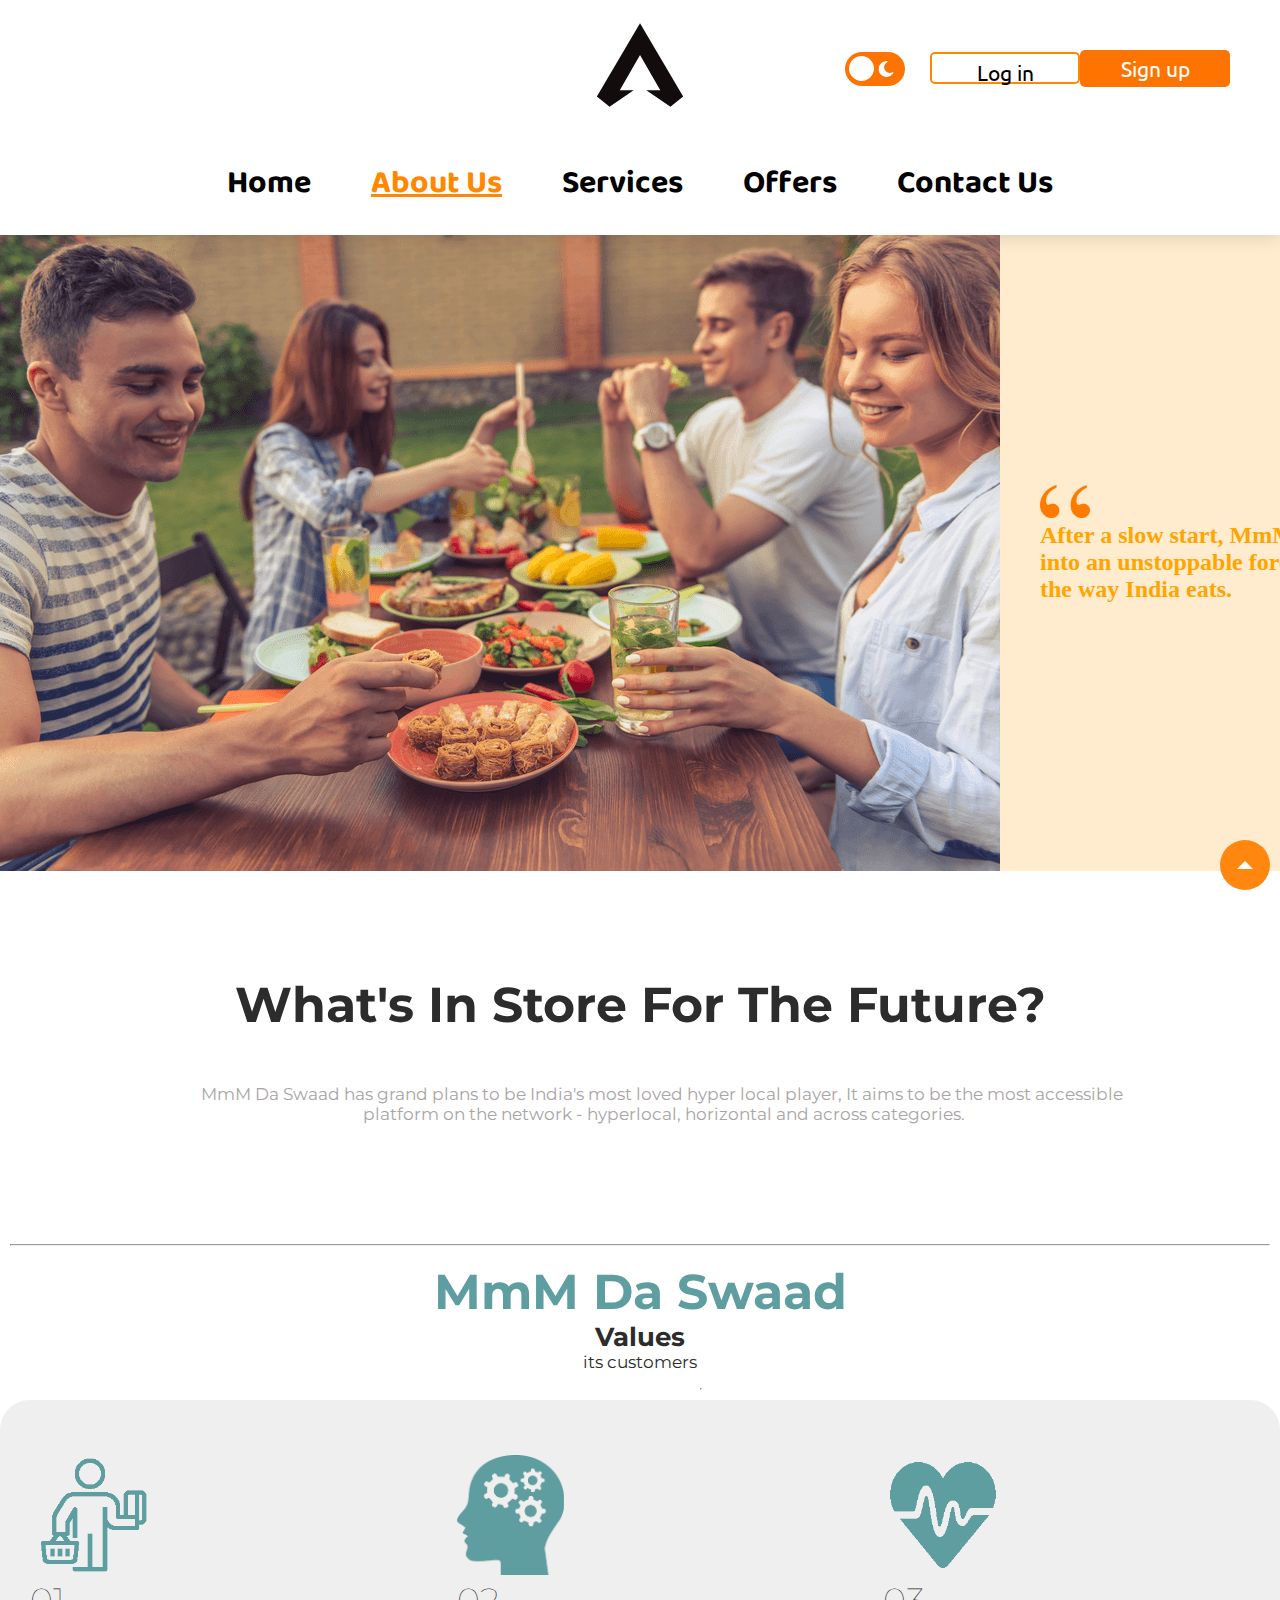
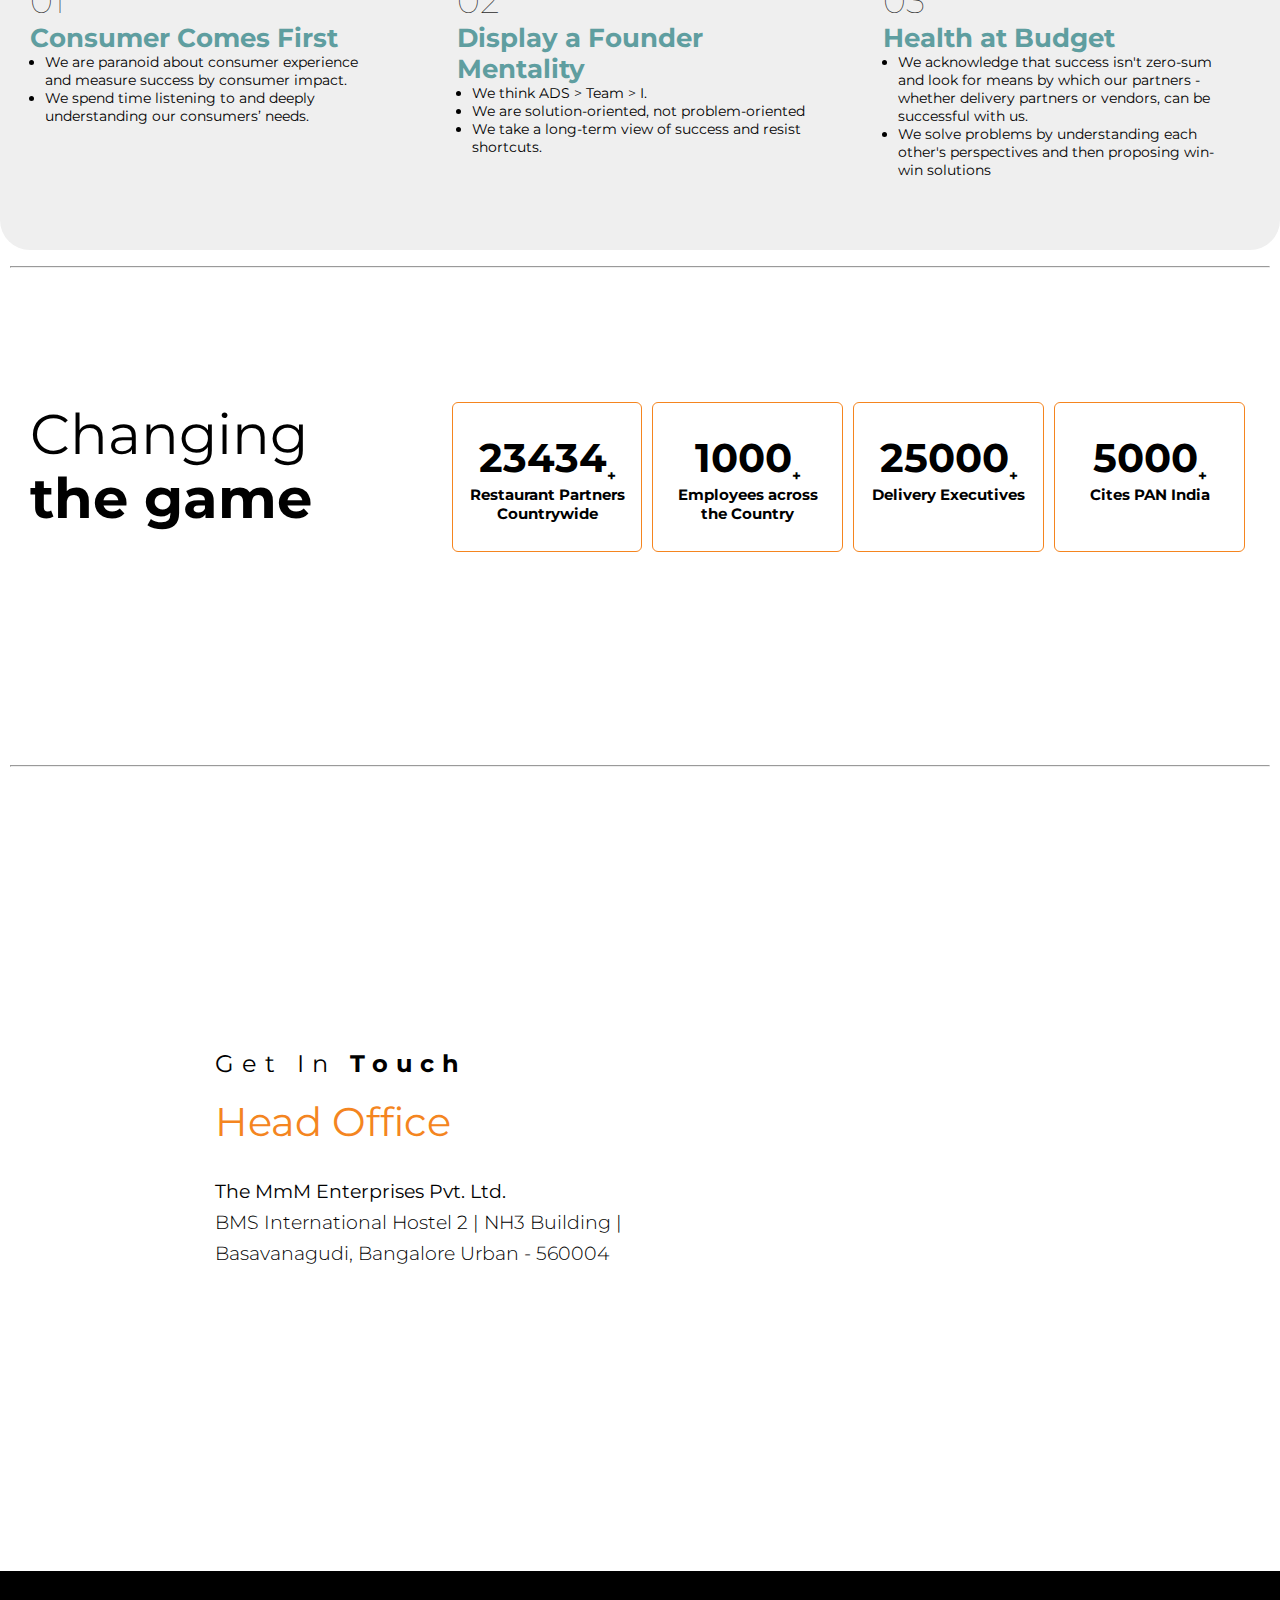
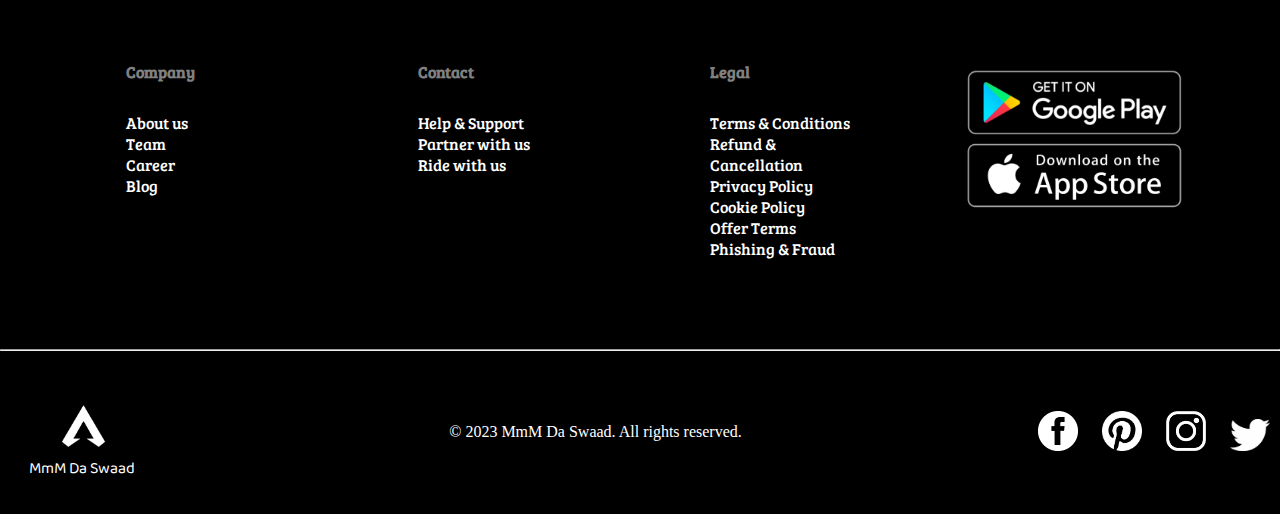
<file: web dev final/about.html>
<!DOCTYPE html>
<html lang="en">

<head>
    <link rel="shortcut icon" href="images/ap.svg" type="image/x-icon">
    <title>MmM Da Swaad | aa-gaye-swaad.com</title>
    <link rel="stylesheet" href="css/about.css">
    <link rel="stylesheet" media="screen and (max-width: 1400px)" href="css/phone.css">
    <link rel="preconnect" href="https://fonts.googleapis.com">
    <link rel="preconnect" href="https://fonts.gstatic.com" crossorigin>
    <link href="https://fonts.googleapis.com/css2?family=Baloo+Bhaijaan+2:wght@400;800&family=Bree+Serif&family=Ubuntu:wght@300;700&display=swap" rel="stylesheet">

    <link rel="preconnect" href="https://fonts.googleapis.com">
    <link rel="preconnect" href="https://fonts.gstatic.com" crossorigin>
    <link href="https://fonts.googleapis.com/css2?family=Montserrat:wght@400;500&display=swap" rel="stylesheet">
</head>

<body>

    <!-- Navbar section -->
    <nav id="navbar">

        <div id="logo">
            <a href="index.html">
                <img src="images/ap.svg" alt="aa-gaye-swaad.com ">
            </a>
        </div>
        <ul>
            <li class="item"><a href="index.html">Home</a></li>
            <li class="item"><a href="about.html" class="active">About Us</a></li>
            <li class="item"><a href="services.html">Services</a></li>
            <li class="item"><a href="offers.html">Offers</a></li>
            <li class="item"><a href="contact.html">Contact Us</a></li>
        </ul>

        <div class="aside">
            <input type="checkbox" class="checkbox" id="chk">

            <label for="chk" class="label">
                <img src="images/s.png" alt="" height="24px" id="sun">
                <img src="images/m.png" alt="" height="18px" id="moon">
                <i class='fas fa-moon'></i>
                <i class='fas fa-sun'></i>
                <div class="ball"></div>

            </label>

            <div class="login" id="sidebar">
                <h1>
                    Login
                </h1>


                <form action="">

                    <a href="javascript:void(0)" class="closebtn" onclick="closeNav()">

                        <img src="images/close.png" alt="" width="25px">

                    </a>


                    <input type="tel" name="pnum" id="pnum">

                    <label for="pnum" class="phnum" id="num">Phone number</label>

                    <br>

                    <button class="btn1" id="locate" onclick="chkPhone()">LOGIN</button>

                </form>
                <p>
                    By clicking on Login, I accept the Terms & Conditions & Privacy Policy
                </p>
            </div>


            <div class="signup" id="sidebar2">
                <h1>
                    Sign up
                </h1>

                <form action="">

                    <a href="javascript:void(0)" class="closebtn" onclick="closeNav2()">

                        <img src="images/close.png" alt="" width="25px">

                    </a>


                    <input type="tel" name="pnum" id="pnum1">

                    <label for="pnum" class="phnum" id="num">Phone number</label>

                    <input type="text" name="name" id="name">

                    <label for="name" class="username" id="uname">Name</label>


                    <input type="text" name="email" id="emailid">

                    <label for="email" class="uemail" id="useremail">Email</label>


                    <input type="password" name="pass" id="pass">

                    <label for="pass" class="upass" id="userpass">Password</label>

                    <br>

                    <button class="btn1" id="locate1" onclick="chkEmail();">CONTINUE</button>

                </form>
                <p>
                    By clicking on Login, I accept the Terms & Conditions & Privacy Policy
                </p>
            </div>


            <span onclick="openNav()">
                <button class="btn1" id="log">Log in</button>
            </span>

            <span onclick="openNav2()">
                <button class="btn" id="sign">Sign up</button>
            </span>

        </div>


    </nav>

    <!-- Top Section -->
    <div class="top">

        <!-- Top Section Left -->
        <div class="top-left">
            <img src="images/dinner.png" alt="">
        </div>

        <!-- Top Section right -->

        <div class="top-right">
            <div class="top-right-inside">
                <img src="images/comma.png" alt=""><br>
                <h2>
                    After a slow start, MmM Da Swaad snowballed into an unstoppable force that is now changing the way India eats.
                </h2>
            </div>
        </div>

    </div>

    <!-- Second Section -->
    <div class="second">
        <h1> What's In Store For The Future?</h1>
        <p>
            <pre>
            MmM Da Swaad has grand plans to be India's most loved hyper local player, It aims to be the most accessible 
            platform on the network - hyperlocal, horizontal and across categories.
        </pre>
        </p>
        <hr class="hr">
    </div>


    <!-- Third Section -->
    <div class="third">

        <h1>
            MmM Da Swaad
        </h1>
        <h3>
            Values
        </h3>
        <p>its customers</p>

        <hr>
        <div class="rows">
            <div class="card">

                <img src="images/consumer.png" alt="">
                <h2>01</h2>
                <h3>Consumer Comes First</h3>

                <ul>
                    <li>We are paranoid about consumer experience and measure success by consumer impact.</li>
                    <li>We spend time listening to and deeply understanding our consumers’ needs.</li>
                </ul>

            </div>

            <div class="card">

                <img src="images/thinking.png" alt="">
                <h2>02</h2>
                <h3>Display a Founder Mentality</h3>

                <ul>
                    <li>We think ADS > Team > I.</li>
                    <li>We are solution-oriented, not problem-oriented</li>
                    <li>We take a long-term view of success and resist shortcuts.</li>
                </ul>

            </div>

            <div class="card">

                <img src="images/healthy.png" alt="">
                <h2>03</h2>
                <h3>Health at Budget</h3>

                <ul>
                    <li>We acknowledge that success isn't zero-sum and look for means by which our partners - whether delivery partners or vendors, can be successful with us.</li>
                    <li>We solve problems by understanding each other's perspectives and then proposing win-win solutions
                    </li>
                </ul>

            </div>
        </div>
    </div>

    <hr class="hr">

    <!-- Fourth Section -->
    <div class="fourth">

        <div class="container">

            <div class="left">
                <h1>
                    Changing

                    <br>

                    <strong>the game</strong>
                </h1>
            </div>

            <div class="right">
                <div class="card">

                    <h2>23434<sub>+</sub></h2>
                    <h3>Restaurant Partners Countrywide</h3>

                </div>
                <div class="card">

                    <h2>1000<sub>+</sub></h2>
                    <h3>Employees across the Country</h3>

                </div>
                <div class="card">

                    <h2>25000<sub>+</sub></h2>
                    <h3>Delivery Executives</h3>

                </div>
                <div class="card">

                    <h2>5000<sub>+</sub></h2>
                    <h3>Cites PAN India</h3>

                </div>
            </div>
        </div>
    </div>

    <hr class="hr">

    <!-- Map section -->
    <div class="fifth">
        <div class="inner">
            <div class="left">
                <h4>Get In <b>Touch</b></h4>

                <h2>Head Office</h2>
                <p>
                    <b>The MmM Enterprises Pvt. Ltd.</b>
                    <br> BMS International Hostel 2 | NH3 Building | Basavanagudi, Bangalore Urban - 560004

                </p>
            </div>

            <div class="right">
                <iframe src="https://www.google.com/maps/embed?pb=!1m18!1m12!1m3!1d972.1248071100899!2d77.5642123292254!3d12.939874906478078!2m3!1f0!2f0!3f0!3m2!1i1024!2i768!4f13.1!3m3!1m2!1s0x3bae158a549e0235%3A0xeec59b1cef91cd6f!2sBms%20College%20Of%20Engineering%20Boy&#39;s%20Hostel%20Block-2%2C%201st%20Cross%20Rd%2C%20Mount%20Joy%20Extension%2C%20Hanumanthnagar%2C%20Basavanagudi%2C%20Bengaluru%2C%20Karnataka%20560019!5e0!3m2!1sen!2sin!4v1643906696504!5m2!1sen!2sin"
                    width="600" height="450" style="border:0;" allowfullscreen="" loading="lazy"></iframe>
            </div>
        </div>
    </div>

    <!-- Footer Section -->
    <section class="contact-container">

        <div id="contact">

            <div class="company_">

                <h4>Company</h4>

                <ul id="company">

                    <li><a href="about.html">About us</a></li>
                    <li><a href="#">Team</a></li>
                    <li><a href="#">Career</a></li>
                    <li><a href="#">Blog</a></li>

                </ul>

            </div>

            <div class="info_">

                <h4>Contact</h4>

                <ul id="info_">

                    <li><a href="#">Help & Support</a></li>
                    <li><a href="#">Partner with us</a></li>
                    <li><a href="#">Ride with us</a></li>

                </ul>

            </div>

            <div class="legal_">

                <h4>Legal</h4>

                <ul id="legal_">

                    <li><a href="#">Terms & Conditions</a></li>
                    <li><a href="#">Refund & Cancellation</a></li>
                    <li><a href="#">Privacy Policy</a></li>
                    <li><a href="#">Cookie Policy</a></li>
                    <li><a href="#">Offer Terms</a></li>
                    <li><a href="#">Phishing & Fraud</a></li>

                </ul>

            </div>

            <div class="down_">

                <img src="images/download/down.png" alt="">
                <!-- <img src="images/download/astore.png" alt=""> -->

            </div>

        </div>


    </section>

    <hr>

    <section class="copyright">


        <div class="logo">

            <img src="images/apwhite.png" alt=""> MmM Da Swaad

        </div>

        <div id="legal">

            &copy; 2023 MmM Da Swaad. All rights reserved.

        </div>

        <div class="social">

            <a href="https://www.facebook.com"><img src="images/social/fb1.png" alt=""></a>

            <a href="https://www.pinterest.com"><img src="images/social/pint.png" alt=""></a>

            <a href="https://www.instagram.com"><img src="images/social/insta.png" alt=""></a>

            <a href="https://www.twitter.com"><img src="images/social/twitter.png" alt=""></a>

        </div>

    </section>

    <a href="#" id="scroll">
        <span></span>
    </a>

    <script src="js/script.js"></script>

</body>

</html>
</file>
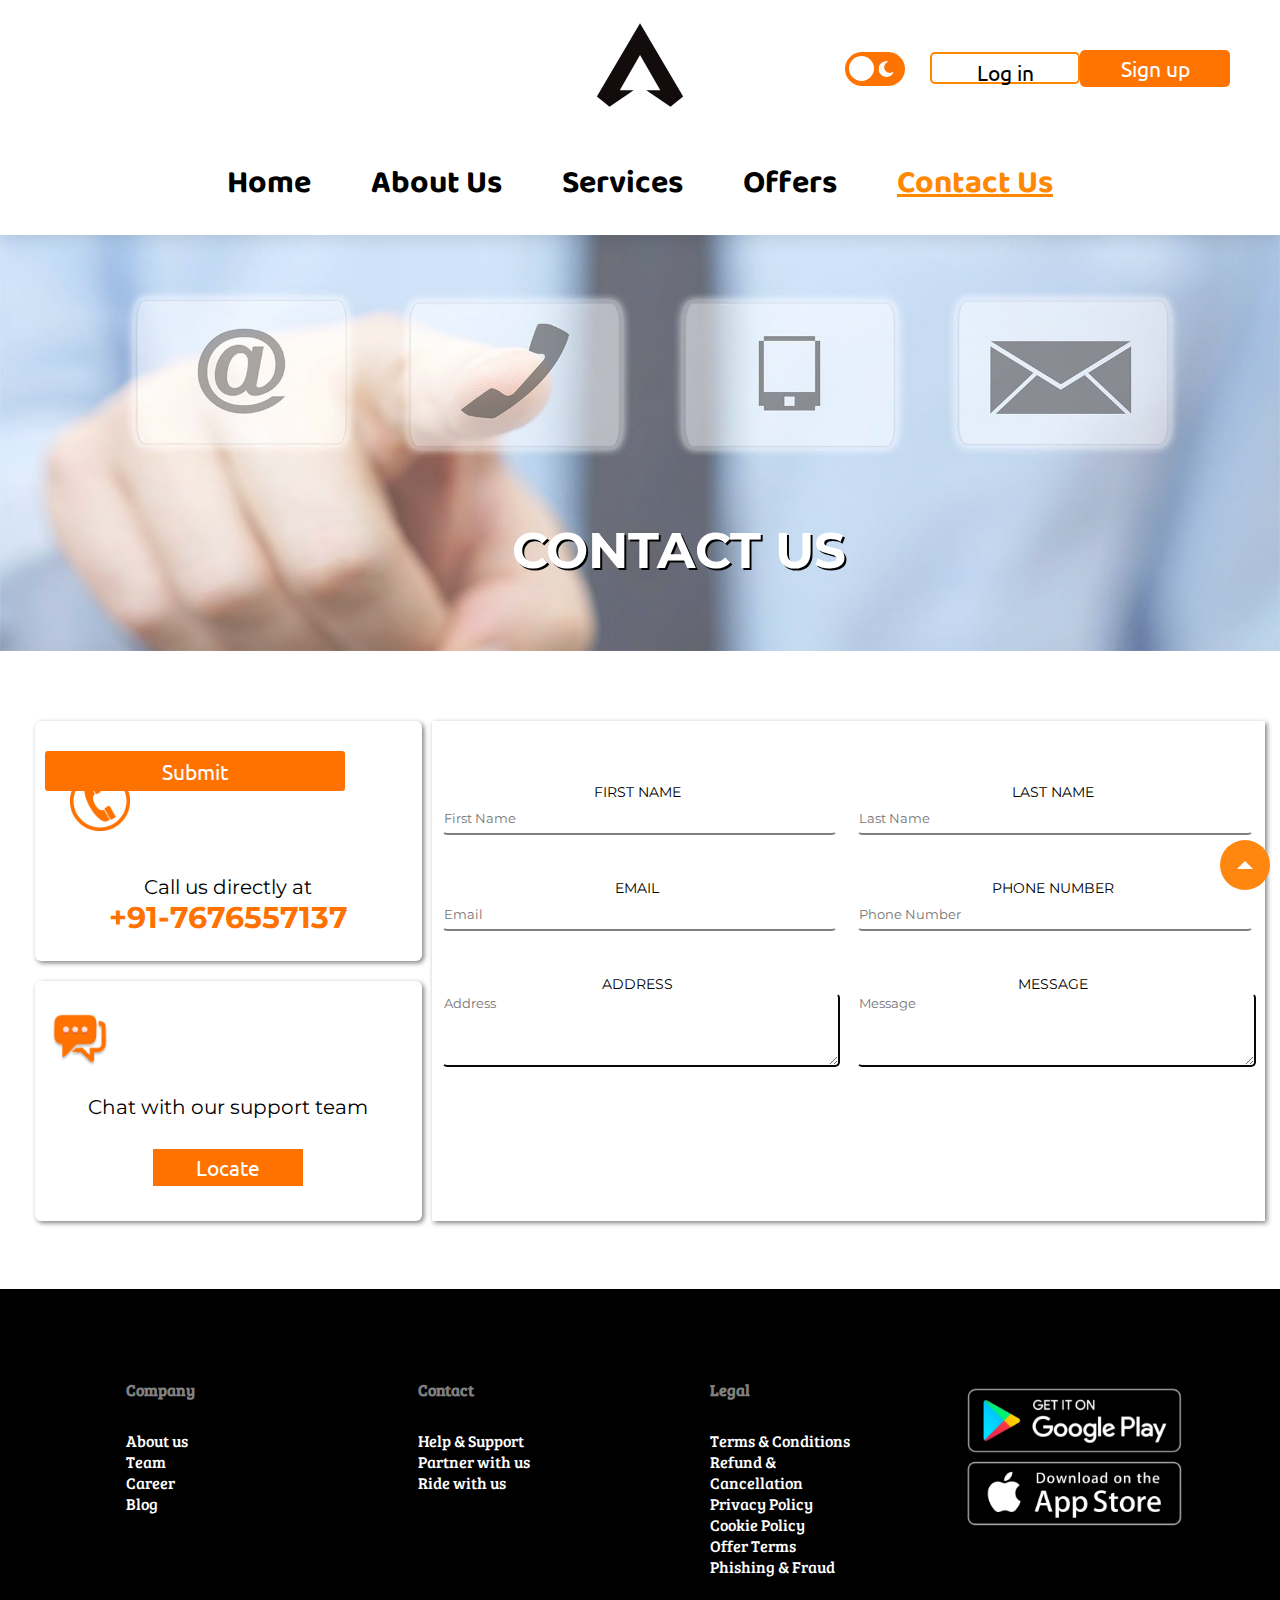
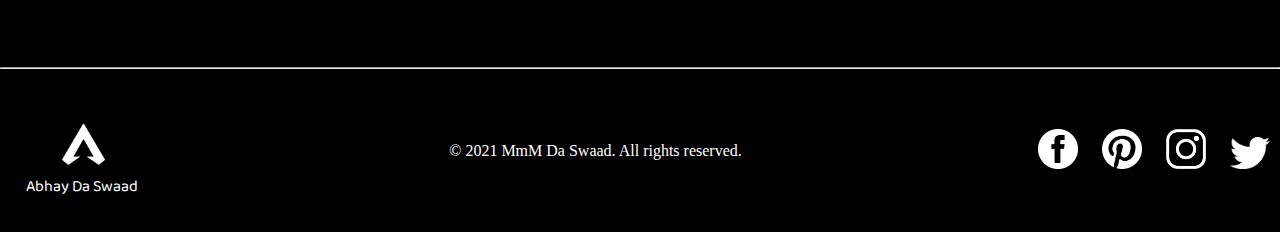
<file: web dev final/contact.html>
<!DOCTYPE html>
<html lang="en">

<head>
    <link rel="shortcut icon" href="images/apex-legends-symbol/apex-legends-symbol.svg" type="image/x-icon">
    <title>MmM Da Swaad | aa-gaye-swaad.com</title>
    <link rel="stylesheet" href="css/contact.css">
    <link rel="stylesheet" media="screen and (max-width: 1400px)" href="css/phone.css">
    <link rel="preconnect" href="https://fonts.googleapis.com">
    <link rel="preconnect" href="https://fonts.gstatic.com" crossorigin>
    <link
        href="https://fonts.googleapis.com/css2?family=Baloo+Bhaijaan+2:wght@400;800&family=Bree+Serif&family=Ubuntu:wght@300;700&display=swap"
        rel="stylesheet">
    <link href="https://fonts.googleapis.com/css2?family=Montserrat:wght@400;500&display=swap" rel="stylesheet">
</head>

<body>

    <!-- Navbar section -->
    <nav id="navbar">

        <div id="logo">
            <a href="index.html">
                <img src="images/apex-legends-symbol/apex-legends-symbol.svg" alt="aa-gaye-swaad.com ">
            </a>
        </div>

        <ul>
            <li class="item"><a href="index.html">Home</a></li>
            <li class="item"><a href="about.html">About Us</a></li>
            <li class="item"><a href="services.html">Services</a></li>
            <li class="item"><a href="offers.html">Offers</a></li>
            <li class="item"><a href="contact.html" class="active">Contact Us</a></li>
        </ul>

        <div class="aside">
            <input type="checkbox" class="checkbox" id="chk">

            <label for="chk" class="label">
                <img src="images/s.png" alt="" height="24px" id="sun">
                <img src="images/m.png" alt="" height="18px" id="moon">
                <i class='fas fa-moon'></i>
                <i class='fas fa-sun'></i>
                <div class="ball"></div>

            </label>

            <div class="login" id="sidebar">
                <h1>
                    Login
                </h1>


                <form action="">

                    <a href="javascript:void(0)" class="closebtn" onclick="closeNav()">

                        <img src="images/close.png" alt="" width="25px">

                    </a>


                    <input type="tel" name="pnum" id="pnum">

                    <label for="pnum" class="phnum" id="num">Phone number</label>

                    <br>

                    <button class="btn1" id="locate">LOGIN</button>

                </form>
                <p>
                    By clicking on Login, I accept the Terms & Conditions & Privacy Policy
                </p>
            </div>


            <div class="signup" id="sidebar2">
                <h1>
                    Sign up
                </h1>

                <form action="">

                    <a href="javascript:void(0)" class="closebtn" onclick="closeNav2()">

                        <img src="images/close.png" alt="" width="25px">

                    </a>


                    <input type="tel" name="pnum" id="pnum">

                    <label for="pnum" class="phnum" id="num">Phone number</label>

                    <input type="text" name="name" id="name">

                    <label for="name" class="username" id="uname">Name</label>


                    <input type="text" name="email" id="email">

                    <label for="email" class="uemail" id="useremail">Email</label>


                    <input type="password" name="pass" id="pass">

                    <label for="pass" class="upass" id="userpass">Password</label>

                    <br>

                    <button class="btn1" id="locate">CONTINUE</button>

                </form>
                <p>
                    By clicking on Login, I accept the Terms & Conditions & Privacy Policy
                </p>
            </div>


            <span onclick="openNav()">
                <button class="button1" id="log">Log in</button>
            </span>

            <span onclick="openNav2()">
                <button class="button" id="sign">Sign up</button>
            </span>

        </div>
    </nav>

    <!-- Form Section -->
    <div class="full">
        <div class="upper">
            <img src="images/3124518.jpeg" alt="">;
            <h1>CONTACT US</h1>
        </div>

        <div class="lower">
            <div class="left">

                <div class="up">
                    <img src="images/phone.png" alt="">
                    <br>
                    Call us directly at
                    <br>
                    <b>+91-7676557137</b>
                </div>

                <div class="down">
                    <img src="images/chat.png" alt="">
                    <br>
                    Chat with our support team
                    <br>

                    <button class="btn" id="locate">Locate</button>
                </div>
            </div>

            <div class="right">
                <form action="">
                    <div class="form">
                        <label for="fname">FIRST NAME</label>
                        <br>
                        <input type="text" placeholder="First Name" id="fname" class="textbox">
                    </div>

                    <div class="form">
                        <label for="lname">LAST NAME</label>
                        <br>
                        <input type="text" placeholder="Last Name" id="lname" class="textbox">

                    </div>

                    <div class="form">
                        <label for="email">EMAIL</label>
                        <br>
                        <input type="text" placeholder="Email" id="email" class="textbox">
                    </div>

                    <div class="form">
                        <label for="num">PHONE NUMBER</label>
                        <br>
                        <input type="number" placeholder="Phone Number" id="num" class="textbox">
                    </div>

                    <div class="form">
                        <label for="add">ADDRESS</label>
                        <br>
                        <textarea placeholder="Address" id="add" class="textbox"></textarea>
                    </div>

                    <div class="form">
                        <label for="msg">MESSAGE</label>
                        <br>
                        <textarea placeholder="Message" id="msg" class="textbox"></textarea>
                    </div>

                </form>
                <br>


            </div>
            <button class="btn1" id="locate">Submit</button>
        </div>
    </div>

    <!-- Footer Section -->
    <section class="contact-container">

        <div id="contact">

            <div class="company_">

                <h4>Company</h4>

                <ul id="company">

                    <li><a href="about.html">About us</a></li>
                    <li><a href="#">Team</a></li>
                    <li><a href="#">Career</a></li>
                    <li><a href="#">Blog</a></li>

                </ul>

            </div>

            <div class="info_">

                <h4>Contact</h4>

                <ul id="info_">

                    <li><a href="#">Help & Support</a></li>
                    <li><a href="#">Partner with us</a></li>
                    <li><a href="#">Ride with us</a></li>

                </ul>

            </div>

            <div class="legal_">

                <h4>Legal</h4>

                <ul id="legal_">

                    <li><a href="#">Terms & Conditions</a></li>
                    <li><a href="#">Refund & Cancellation</a></li>
                    <li><a href="#">Privacy Policy</a></li>
                    <li><a href="#">Cookie Policy</a></li>
                    <li><a href="#">Offer Terms</a></li>
                    <li><a href="#">Phishing & Fraud</a></li>

                </ul>

            </div>

            <div class="down_">

                <img src="images/download/down.png" alt="">
                <!-- <img src="images/download/astore.png" alt=""> -->

            </div>

        </div>


    </section>

    <hr>

    <section class="copyright">


        <div class="logo">

            <img src="images/apex-legends-symbol/apex-legends-symbol-white.png" alt="">

            Abhay Da Swaad

        </div>

        <div id="legal">

            &copy; 2021 MmM Da Swaad. All rights reserved.

        </div>

        <div class="social">

            <a href="https://www.facebook.com"><img src="images/social/fb1.png" alt=""></a>

            <a href="https://www.pinterest.com"><img src="images/social/pint.png" alt=""></a>

            <a href="https://www.instagram.com"><img src="images/social/insta.png" alt=""></a>

            <a href="https://www.twitter.com"><img src="images/social/twitter.png" alt=""></a>

        </div>

    </section>

    <a href="#" id="scroll">
        <span></span>
    </a>

    <script src="js/script.js"></script>

</body>

</html>
</file>
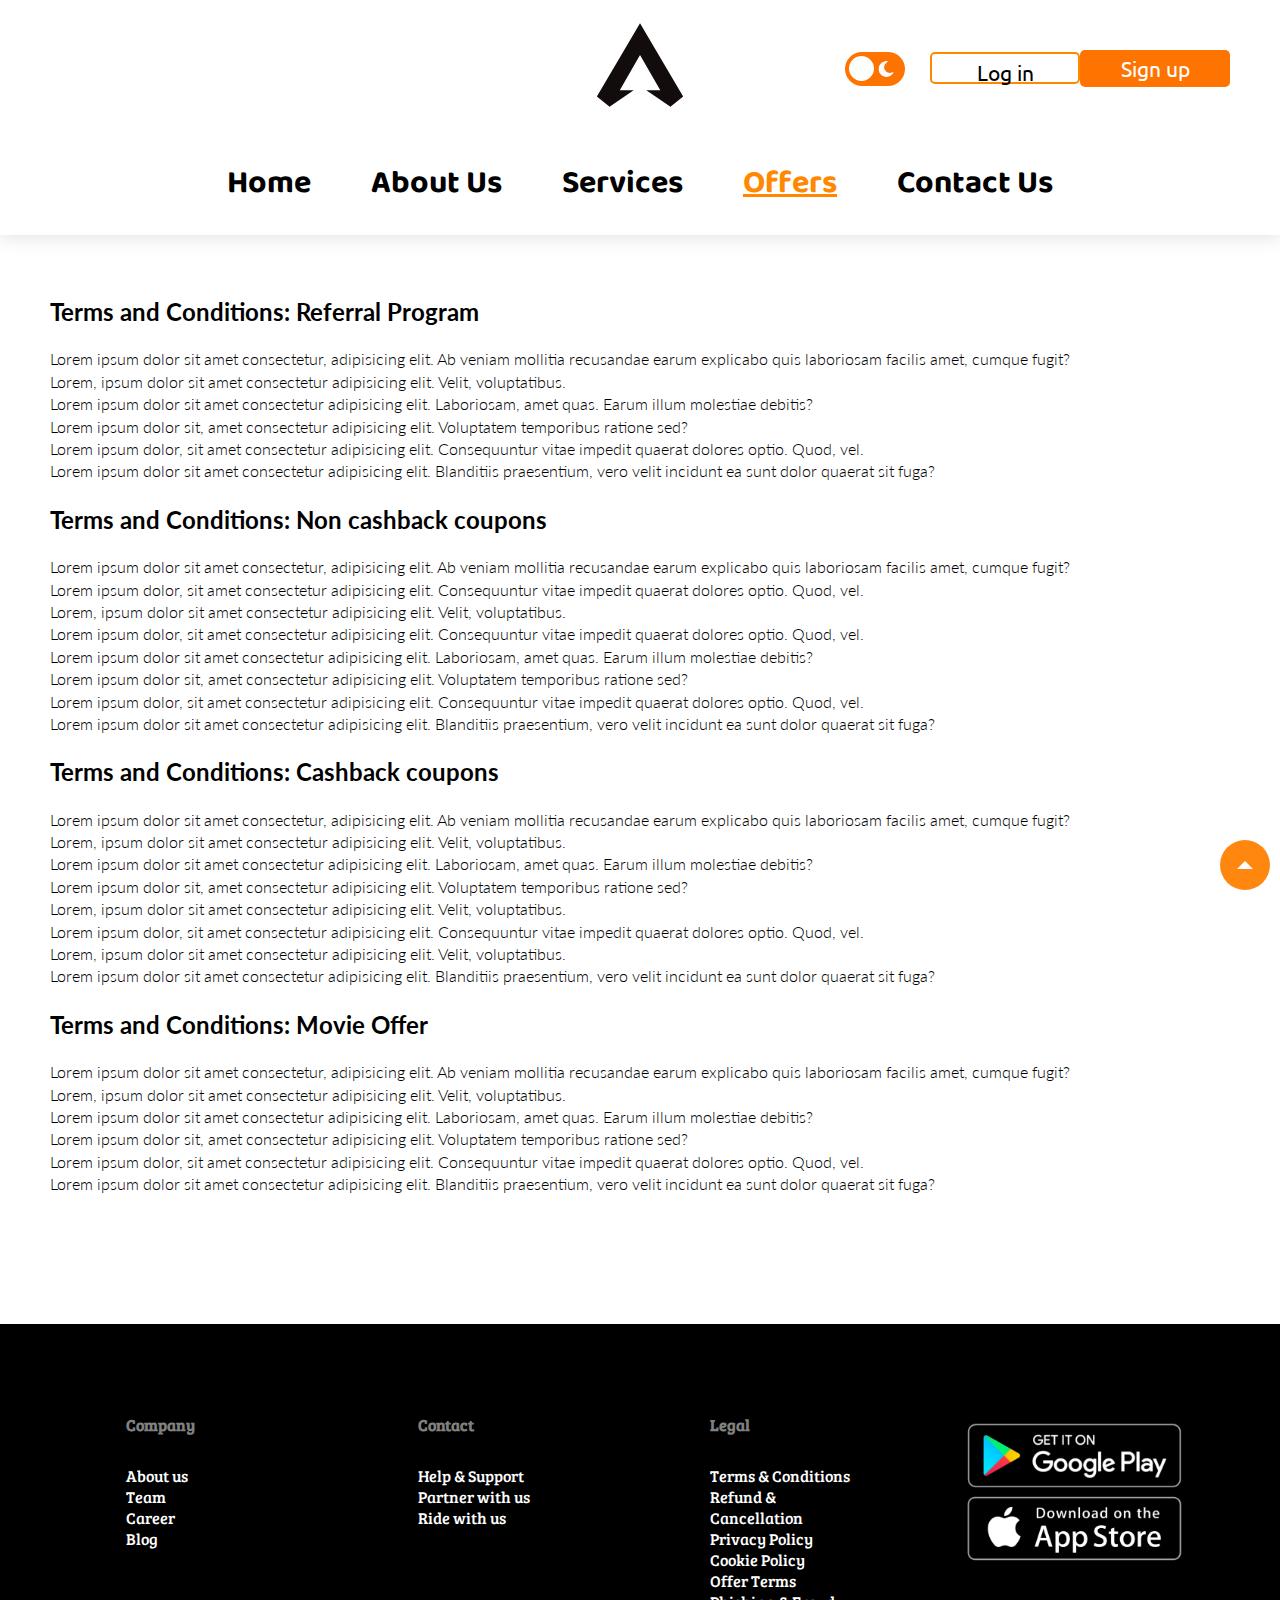
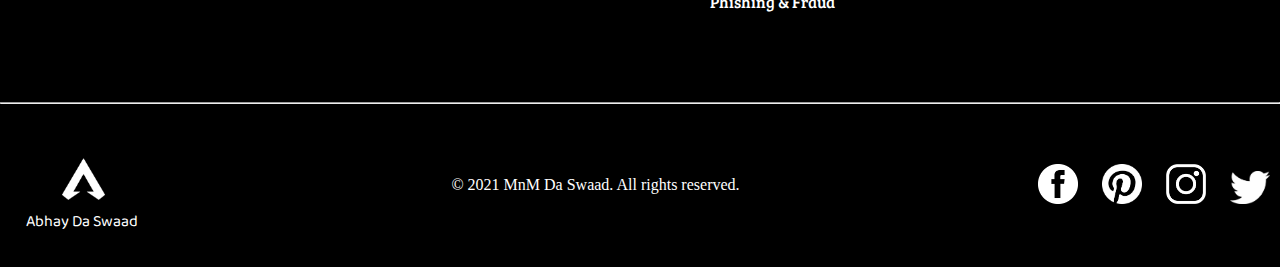
<file: web dev final/offers.html>
<!DOCTYPE html>
<html lang="en">

<head>
    <link rel="shortcut icon" href="images/ap.svg" type="image/x-icon">
    <title>Abhay Da Swaad | aa-gaye-swaad.com</title>
    <link rel="stylesheet" href="css/offers.css">
    <link rel="stylesheet" media="screen and (max-width: 1400px)" href="css/phone.css">
    <link rel="preconnect" href="https://fonts.googleapis.com">
    <link rel="preconnect" href="https://fonts.gstatic.com" crossorigin>
    <link href="https://fonts.googleapis.com/css2?family=Baloo+Bhaijaan+2:wght@400;800&family=Bree+Serif&family=Ubuntu:wght@300;700&display=swap" rel="stylesheet">
    <link href="https://fonts.googleapis.com/css2?family=Montserrat:wght@400;500&display=swap" rel="stylesheet">

    <link rel="preconnect" href="https://fonts.googleapis.com">
    <link rel="preconnect" href="https://fonts.gstatic.com" crossorigin>
    <link href="https://fonts.googleapis.com/css2?family=Lato:wght@300;700&display=swap" rel="stylesheet">
</head>

<body>

    <!-- Navbar section -->
    <nav id="navbar">

        <div id="logo">
            <a href="index.html">
                <img src="images/ap.svg" alt="aa-gaye-swaad.com ">
            </a>
        </div>

        <ul>
            <li class="item"><a href="index.html">Home</a></li>
            <li class="item"><a href="about.html">About Us</a></li>
            <li class="item"><a href="services.html">Services</a></li>
            <li class="item"><a href="offers.html" class="active">Offers</a></li>
            <li class="item"><a href="contact.php">Contact Us</a></li>
        </ul>

        <div class="aside">
            <input type="checkbox" class="checkbox" id="chk">

            <label for="chk" class="label">
                <img src="images/s.png" alt="" height="24px" id="sun">
                <img src="images/m.png" alt="" height="18px" id="moon">
                <i class='fas fa-moon'></i>
                <i class='fas fa-sun'></i>
                <div class="ball"></div>

            </label>

            <div class="login" id="sidebar">
                <h1>
                    Login
                </h1>


                <form action="">

                    <a href="javascript:void(0)" class="closebtn" onclick="closeNav()">

                        <img src="images/close.png" alt="" width="25px">

                    </a>


                    <input type="tel" name="pnum" id="pnum">

                    <label for="pnum" class="phnum" id="num">Phone number</label>

                    <br>

                    <button class="btn1" id="locate" onclick="chkPhone()">LOGIN</button>

                </form>
                <p>
                    By clicking on Login, I accept the Terms & Conditions & Privacy Policy
                </p>
            </div>


            <div class="signup" id="sidebar2">
                <h1>
                    Sign up
                </h1>

                <form action="">

                    <a href="javascript:void(0)" class="closebtn" onclick="closeNav2()">

                        <img src="images/close.png" alt="" width="25px">

                    </a>


                    <input type="tel" name="pnum" id="pnum1">

                    <label for="pnum" class="phnum" id="num">Phone number</label>

                    <input type="text" name="name" id="name">

                    <label for="name" class="username" id="uname">Name</label>


                    <input type="text" name="email" id="emailid">

                    <label for="email" class="uemail" id="useremail">Email</label>


                    <input type="password" name="pass" id="pass">

                    <label for="pass" class="upass" id="userpass">Password</label>

                    <br>

                    <button class="btn1" id="locate1" onclick="chkEmail();">CONTINUE</button>

                </form>
                <p>
                    By clicking on Login, I accept the Terms & Conditions & Privacy Policy
                </p>
            </div>


            <span onclick="openNav()">
                <button class="btn1" id="log">Log in</button>
            </span>

            <span onclick="openNav2()">
                <button class="btn" id="sign">Sign up</button>
            </span>

        </div>
    </nav>



    <!-- Main Section -->
    <div class="main">

        <h1>Terms and Conditions: Referral Program</h1>
        <p>
            Lorem ipsum dolor sit amet consectetur, adipisicing elit. Ab veniam mollitia recusandae earum explicabo quis laboriosam facilis amet, cumque fugit?
            <br> Lorem, ipsum dolor sit amet consectetur adipisicing elit. Velit, voluptatibus.
            <br> Lorem ipsum dolor sit amet consectetur adipisicing elit. Laboriosam, amet quas. Earum illum molestiae debitis?
            <br> Lorem ipsum dolor sit, amet consectetur adipisicing elit. Voluptatem temporibus ratione sed?
            <br> Lorem ipsum dolor, sit amet consectetur adipisicing elit. Consequuntur vitae impedit quaerat dolores optio. Quod, vel.
            <br> Lorem ipsum dolor sit amet consectetur adipisicing elit. Blanditiis praesentium, vero velit incidunt ea sunt dolor quaerat sit fuga?
        </p>

        <h1>Terms and Conditions: Non cashback coupons</h1>
        <p>
            Lorem ipsum dolor sit amet consectetur, adipisicing elit. Ab veniam mollitia recusandae earum explicabo quis laboriosam facilis amet, cumque fugit?
            <br> Lorem ipsum dolor, sit amet consectetur adipisicing elit. Consequuntur vitae impedit quaerat dolores optio. Quod, vel.
            <br> Lorem, ipsum dolor sit amet consectetur adipisicing elit. Velit, voluptatibus.
            <br> Lorem ipsum dolor, sit amet consectetur adipisicing elit. Consequuntur vitae impedit quaerat dolores optio. Quod, vel.
            <br> Lorem ipsum dolor sit amet consectetur adipisicing elit. Laboriosam, amet quas. Earum illum molestiae debitis?
            <br> Lorem ipsum dolor sit, amet consectetur adipisicing elit. Voluptatem temporibus ratione sed?
            <br> Lorem ipsum dolor, sit amet consectetur adipisicing elit. Consequuntur vitae impedit quaerat dolores optio. Quod, vel.
            <br> Lorem ipsum dolor sit amet consectetur adipisicing elit. Blanditiis praesentium, vero velit incidunt ea sunt dolor quaerat sit fuga?
        </p>

        <h1>Terms and Conditions: Cashback coupons</h1>
        <p>
            Lorem ipsum dolor sit amet consectetur, adipisicing elit. Ab veniam mollitia recusandae earum explicabo quis laboriosam facilis amet, cumque fugit?
            <br> Lorem, ipsum dolor sit amet consectetur adipisicing elit. Velit, voluptatibus.
            <br> Lorem ipsum dolor sit amet consectetur adipisicing elit. Laboriosam, amet quas. Earum illum molestiae debitis?
            <br> Lorem ipsum dolor sit, amet consectetur adipisicing elit. Voluptatem temporibus ratione sed?
            <br> Lorem, ipsum dolor sit amet consectetur adipisicing elit. Velit, voluptatibus.
            <br> Lorem ipsum dolor, sit amet consectetur adipisicing elit. Consequuntur vitae impedit quaerat dolores optio. Quod, vel.
            <br> Lorem, ipsum dolor sit amet consectetur adipisicing elit. Velit, voluptatibus.
            <br> Lorem ipsum dolor sit amet consectetur adipisicing elit. Blanditiis praesentium, vero velit incidunt ea sunt dolor quaerat sit fuga?
        </p>

        <h1>Terms and Conditions: Movie Offer</h1>
        <p>
            Lorem ipsum dolor sit amet consectetur, adipisicing elit. Ab veniam mollitia recusandae earum explicabo quis laboriosam facilis amet, cumque fugit?
            <br> Lorem, ipsum dolor sit amet consectetur adipisicing elit. Velit, voluptatibus.
            <br> Lorem ipsum dolor sit amet consectetur adipisicing elit. Laboriosam, amet quas. Earum illum molestiae debitis?
            <br> Lorem ipsum dolor sit, amet consectetur adipisicing elit. Voluptatem temporibus ratione sed?
            <br> Lorem ipsum dolor, sit amet consectetur adipisicing elit. Consequuntur vitae impedit quaerat dolores optio. Quod, vel.
            <br> Lorem ipsum dolor sit amet consectetur adipisicing elit. Blanditiis praesentium, vero velit incidunt ea sunt dolor quaerat sit fuga?
        </p>

    </div>




    <!-- Footer Section -->
    <section class="contact-container">

        <div id="contact">

            <div class="company_">

                <h4>Company</h4>

                <ul id="company">

                    <li><a href="about.html">About us</a></li>
                    <li><a href="#">Team</a></li>
                    <li><a href="#">Career</a></li>
                    <li><a href="#">Blog</a></li>

                </ul>

            </div>

            <div class="info_">

                <h4>Contact</h4>

                <ul id="info_">

                    <li><a href="#">Help & Support</a></li>
                    <li><a href="#">Partner with us</a></li>
                    <li><a href="#">Ride with us</a></li>

                </ul>

            </div>

            <div class="legal_">

                <h4>Legal</h4>

                <ul id="legal_">

                    <li><a href="#">Terms & Conditions</a></li>
                    <li><a href="#">Refund & Cancellation</a></li>
                    <li><a href="#">Privacy Policy</a></li>
                    <li><a href="#">Cookie Policy</a></li>
                    <li><a href="#">Offer Terms</a></li>
                    <li><a href="#">Phishing & Fraud</a></li>

                </ul>

            </div>

            <div class="down_">

                <img src="images/download/down.png" alt="">
                <!-- <img src="images/download/astore.png" alt=""> -->

            </div>

        </div>


    </section>

    <hr>

    <section class="copyright">


        <div class="logo">

            <img src="images/apwhite.png" alt=""> Abhay Da Swaad

        </div>

        <div id="legal">

            &copy; 2021 MnM Da Swaad. All rights reserved.

        </div>

        <div class="social">

            <a href="https://www.facebook.com"><img src="images/social/fb1.png" alt=""></a>

            <a href="https://www.pinterest.com"><img src="images/social/pint.png" alt=""></a>

            <a href="https://www.instagram.com"><img src="images/social/insta.png" alt=""></a>

            <a href="https://www.twitter.com"><img src="images/social/twitter.png" alt=""></a>

        </div>

    </section>


    <a href="#" id="scroll">
        <span></span>
    </a>

    <script src="js/script.js"></script>

</body>

</html>
</file>
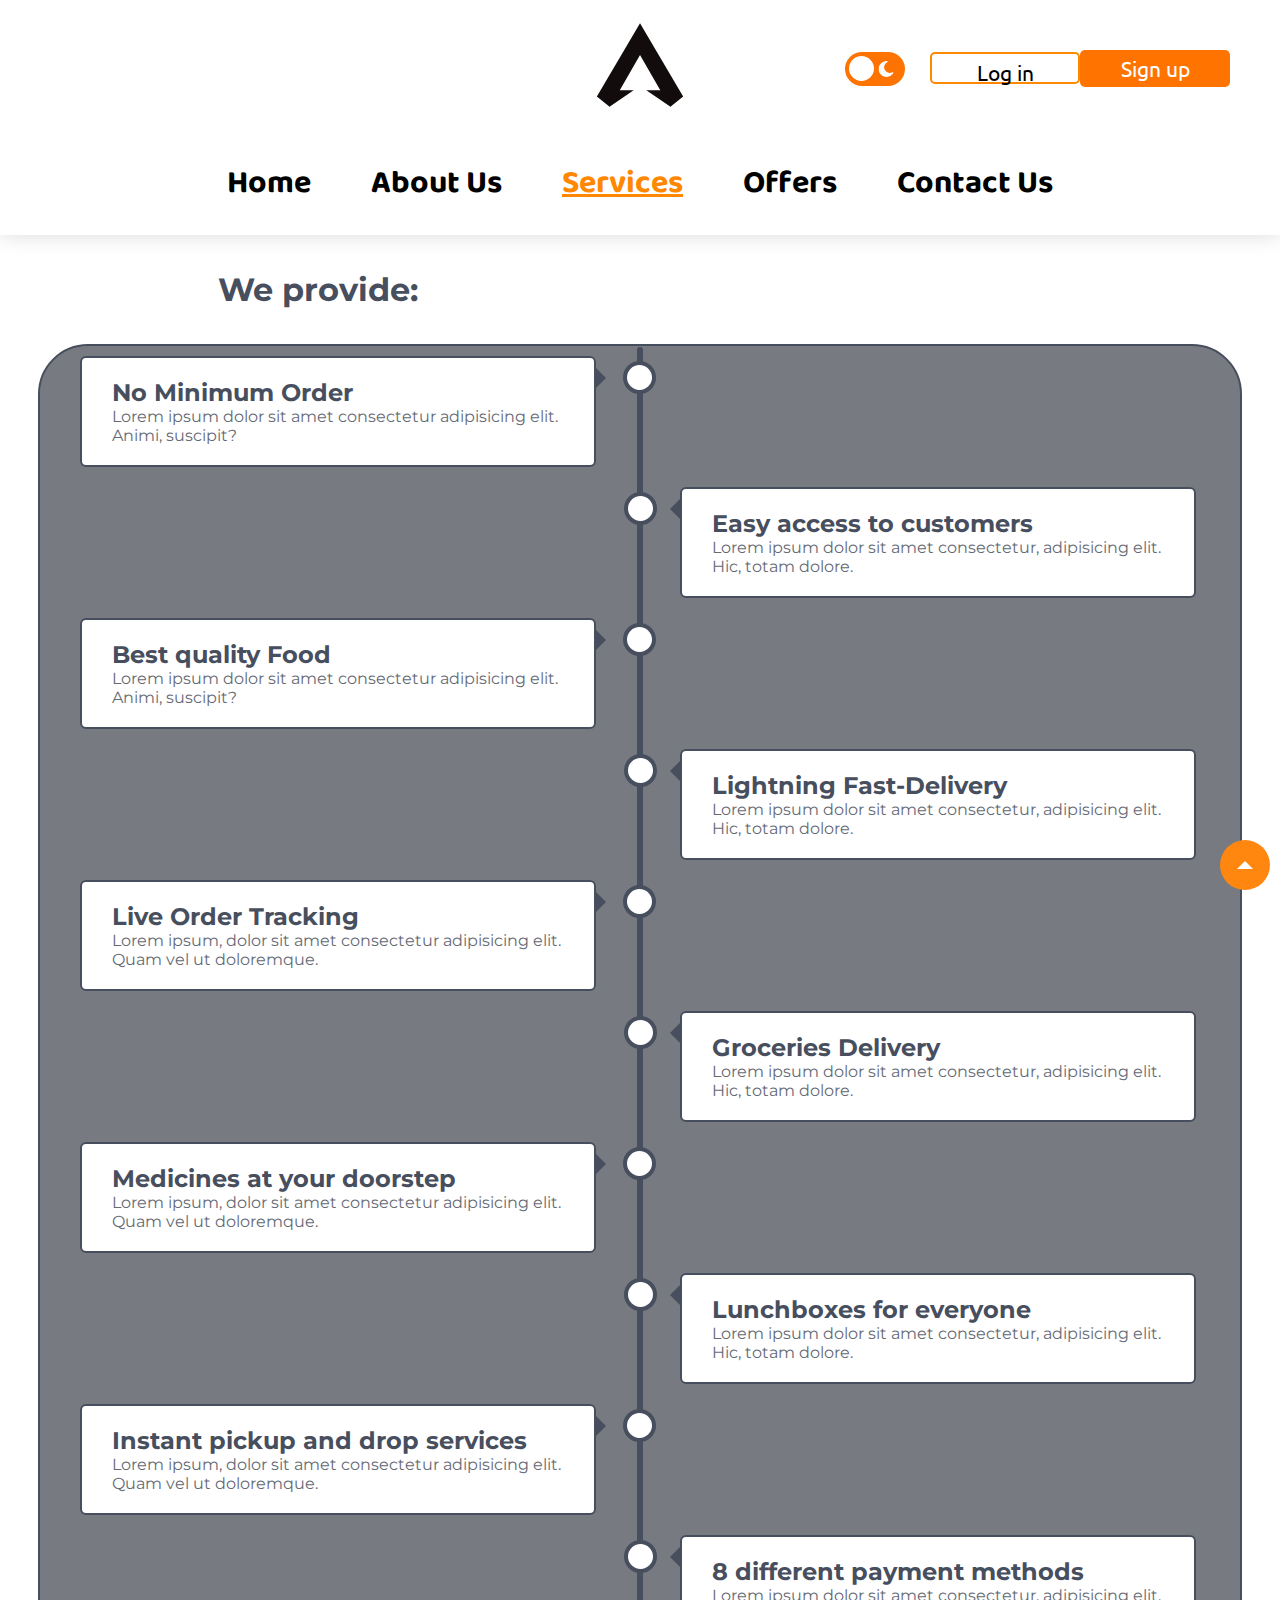
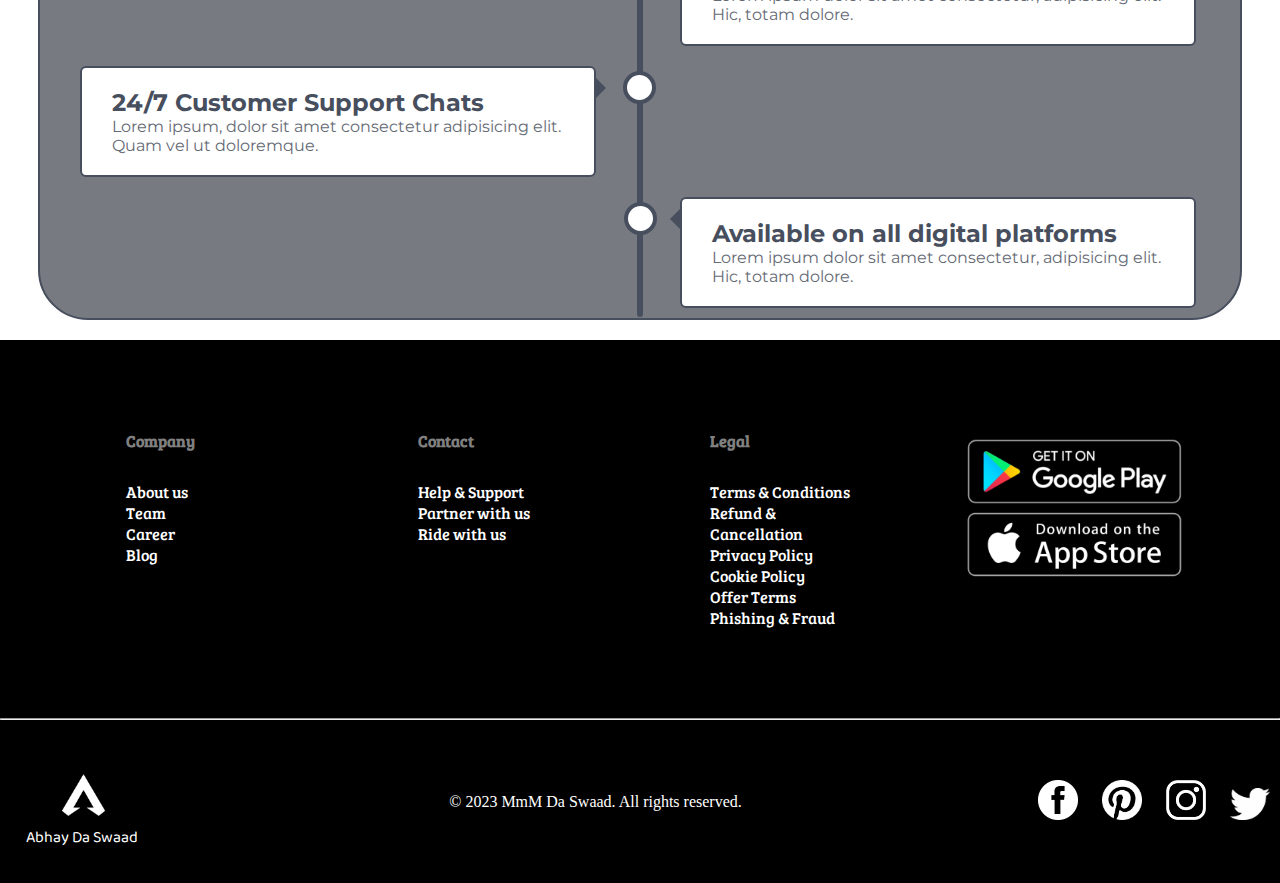
<file: web dev final/services.html>
<!DOCTYPE html>
<html lang="en">

<head>
    <link rel="shortcut icon" href="images/ap.svg" type="image/x-icon">
    <title>Abhay Da Swaad | aa-gaye-swaad.com</title>
    <link rel="stylesheet" href="css/services.css">
    <link rel="stylesheet" media="screen and (max-width: 1400px)" href="css/phone.css">
    <link rel="preconnect" href="https://fonts.googleapis.com">
    <link rel="preconnect" href="https://fonts.gstatic.com" crossorigin>
    <link href="https://fonts.googleapis.com/css2?family=Baloo+Bhaijaan+2:wght@400;800&family=Bree+Serif&family=Ubuntu:wght@300;700&display=swap" rel="stylesheet">
    <link href="https://fonts.googleapis.com/css2?family=Montserrat:wght@400;500&display=swap" rel="stylesheet">
</head>

<body>

    <!-- Navbar section -->
    <nav id="navbar">

        <div id="logo">
            <a href="index.html">
                <img src="images/ap.svg" alt="aa-gaye-swaad.com ">
            </a>
        </div>

        <ul>
            <li class="item"><a href="index.html">Home</a></li>
            <li class="item"><a href="about.html">About Us</a></li>
            <li class="item"><a href="services.html" class="active">Services</a></li>
            <li class="item"><a href="offers.html">Offers</a></li>
            <li class="item"><a href="contact.php">Contact Us</a></li>
        </ul>

        <div class="aside">
            <input type="checkbox" class="checkbox" id="chk">

            <label for="chk" class="label">
                <img src="images/s.png" alt="" height="24px" id="sun">
                <img src="images/m.png" alt="" height="18px" id="moon">
                <i class='fas fa-moon'></i>
                <i class='fas fa-sun'></i>
                <div class="ball"></div>

            </label>

            <div class="login" id="sidebar">
                <h1>
                    Login
                </h1>


                <form action="">

                    <a href="javascript:void(0)" class="closebtn" onclick="closeNav()">

                        <img src="images/close.png" alt="" width="25px">

                    </a>


                    <input type="tel" name="pnum" id="pnum">

                    <label for="pnum" class="phnum" id="num">Phone number</label>

                    <br>

                    <button class="btn1" id="locate" onclick="chkPhone()">LOGIN</button>

                </form>
                <p>
                    By clicking on Login, I accept the Terms & Conditions & Privacy Policy
                </p>
            </div>


            <div class="signup" id="sidebar2">
                <h1>
                    Sign up
                </h1>

                <form action="">

                    <a href="javascript:void(0)" class="closebtn" onclick="closeNav2()">

                        <img src="images/close.png" alt="" width="25px">

                    </a>


                    <input type="tel" name="pnum" id="pnum1">

                    <label for="pnum" class="phnum" id="num">Phone number</label>

                    <input type="text" name="name" id="name">

                    <label for="name" class="username" id="uname">Name</label>


                    <input type="text" name="email" id="emailid">

                    <label for="email" class="uemail" id="useremail">Email</label>


                    <input type="password" name="pass" id="pass">

                    <label for="pass" class="upass" id="userpass">Password</label>

                    <br>

                    <button class="btn1" id="locate1" onclick="chkEmail();">CONTINUE</button>

                </form>
                <p>
                    By clicking on Login, I accept the Terms & Conditions & Privacy Policy
                </p>
            </div>


            <span onclick="openNav()">
                <button class="btn1" id="log">Log in</button>
            </span>

            <span onclick="openNav2()">
                <button class="btn" id="sign">Sign up</button>
            </span>

        </div>
    </nav>

    <!-- Timeline Section -->
    <h1>We provide:</h1>
    <div class="timeline">


        <div class="container left">

            <div class="content">
                <h2>No Minimum Order</h2>
                <p>Lorem ipsum dolor sit amet consectetur adipisicing elit. Animi, suscipit?</p>
            </div>

        </div>

        <div class="container right">

            <div class="content">
                <h2>Easy access to customers</h2>
                <p>Lorem ipsum dolor sit amet consectetur, adipisicing elit. Hic, totam dolore.</p>
            </div>

        </div>

        <div class="container left">

            <div class="content">
                <h2>Best quality Food</h2>
                <p>Lorem ipsum dolor sit amet consectetur adipisicing elit. Animi, suscipit?</p>
            </div>

        </div>

        <div class="container right">

            <div class="content">
                <h2>Lightning Fast-Delivery</h2>
                <p>Lorem ipsum dolor sit amet consectetur, adipisicing elit. Hic, totam dolore.</p>
            </div>

        </div>

        <div class="container left">

            <div class="content">
                <h2>Live Order Tracking</h2>
                <p>Lorem ipsum, dolor sit amet consectetur adipisicing elit. Quam vel ut doloremque.</p>
            </div>

        </div>

        <div class="container right">

            <div class="content">
                <h2>Groceries Delivery</h2>
                <p>Lorem ipsum dolor sit amet consectetur, adipisicing elit. Hic, totam dolore.</p>
            </div>

        </div>

        <div class="container left">

            <div class="content">
                <h2>Medicines at your doorstep</h2>
                <p>Lorem ipsum, dolor sit amet consectetur adipisicing elit. Quam vel ut doloremque.</p>
            </div>

        </div>

        <div class="container right">

            <div class="content">
                <h2>Lunchboxes for everyone</h2>
                <p>Lorem ipsum dolor sit amet consectetur, adipisicing elit. Hic, totam dolore.</p>
            </div>

        </div>

        <div class="container left">

            <div class="content">
                <h2>Instant pickup and drop services</h2>
                <p>Lorem ipsum, dolor sit amet consectetur adipisicing elit. Quam vel ut doloremque.</p>
            </div>

        </div>

        <div class="container right">

            <div class="content">
                <h2>8 different payment methods</h2>
                <p>Lorem ipsum dolor sit amet consectetur, adipisicing elit. Hic, totam dolore.</p>
            </div>

        </div>

        <div class="container left">

            <div class="content">
                <h2>24/7 Customer Support Chats</h2>
                <p>Lorem ipsum, dolor sit amet consectetur adipisicing elit. Quam vel ut doloremque.</p>
            </div>

        </div>

        <div class="container right">

            <div class="content">
                <h2>Available on all digital platforms</h2>
                <p>Lorem ipsum dolor sit amet consectetur, adipisicing elit. Hic, totam dolore.</p>
            </div>

        </div>

    </div>

    <!-- Footer Section -->
    <section class="contact-container">

        <div id="contact">

            <div class="company_">

                <h4>Company</h4>

                <ul id="company">

                    <li><a href="about.html">About us</a></li>
                    <li><a href="#">Team</a></li>
                    <li><a href="#">Career</a></li>
                    <li><a href="#">Blog</a></li>

                </ul>

            </div>

            <div class="info_">

                <h4>Contact</h4>

                <ul id="info_">

                    <li><a href="#">Help & Support</a></li>
                    <li><a href="#">Partner with us</a></li>
                    <li><a href="#">Ride with us</a></li>

                </ul>

            </div>

            <div class="legal_">

                <h4>Legal</h4>

                <ul id="legal_">

                    <li><a href="#">Terms & Conditions</a></li>
                    <li><a href="#">Refund & Cancellation</a></li>
                    <li><a href="#">Privacy Policy</a></li>
                    <li><a href="#">Cookie Policy</a></li>
                    <li><a href="#">Offer Terms</a></li>
                    <li><a href="#">Phishing & Fraud</a></li>

                </ul>

            </div>

            <div class="down_">

                <img src="images/download/down.png" alt="">
                <!-- <img src="images/download/astore.png" alt=""> -->

            </div>

        </div>


    </section>

    <hr>

    <section class="copyright">


        <div class="logo">

            <img src="images/apwhite.png" alt=""> Abhay Da Swaad

        </div>

        <div id="legal">

            &copy; 2023 MmM Da Swaad. All rights reserved.

        </div>

        <div class="social">

            <a href="https://www.facebook.com"><img src="images/social/fb1.png" alt=""></a>

            <a href="https://www.pinterest.com"><img src="images/social/pint.png" alt=""></a>

            <a href="https://www.instagram.com"><img src="images/social/insta.png" alt=""></a>

            <a href="https://www.twitter.com"><img src="images/social/twitter.png" alt=""></a>

        </div>

    </section>


    <a href="#" id="scroll">
        <span></span>
    </a>

    <script src="js/script.js"></script>

</body>

</html>
</file>
<file: web dev final/css/about.css>
*{
    margin:0;
    padding: 0;
    color: white;
    /* font-family: Arial, Helvetica, sans-serif; */
}

html{
    scroll-behavior: smooth;
    box-sizing: border-box;
}


/* CSS Variables */
:root{
    --navbar-height:60px;
}
 
/* Navigation bar */
#navbar{
    display: flex;
    align-items: center ;
    position: sticky;
    top:0px;
    z-index: 100;
    box-shadow: 0px 0px 20px 0px rgb(0 0 0 / 15%);
}

#navbar::before{
    content: "";
    /* background-color: orange; */
    /* background-color: cadetblue; */
    background-color: white;
    background-color: #FFFFFF ;
    position: absolute;
    top:0px;
    left:0px;
    height: 100%;
    width:100%;
    z-index: -1;
    /* opacity: 0.9; */
}

/* Navigation bar : logo and image */
#logo{
    margin:23px 23px;
    /* background-color: orange; */
    /* background-color: cadetblue; */
}

#logo img{
    height:50px;
    margin:10px  0px;

}

/* Navigation bar : List styling */
#navbar ul{
    display: flex;
}

#navbar ul li{
    list-style: none;
    font-size: 1.3rem;
}

#navbar ul li a{
    display: block;
    color: white;
    color:orange;
    color: black;
    /* color: cadetblue; */
    text-decoration: none;
    justify-content: center;
    padding: 3px 20px;
    border-radius: 20px;
    font-family: 'Baloo Bhaijaan 2', cursive;
    font-weight: bolder;
    margin:0px 10px;
}

#navbar ul li a:hover,#navbar ul li a.active{
    /* color: rgb(255, 230, 206);
    background-color: rgb(255, 136, 0); */
    
    /* color: orange;
    background-color: white; */
    
    color: rgb(255, 136, 0);
    /* color: rgb(72, 142, 145); */
    /* color: rgb(62, 152, 155); */
    background-color: white;
    text-decoration: underline;
}

/* Top Section */
.top{
    display: flex;
    flex-direction: row;
    height:auto;
}

.top-left{
    display: block;
    /* border: 2px solid red; */
    justify-content: center;
    /* margin:auto; */
    /* width:60%; */
}

.top-left img{
    align-items: center;
    /* height:200px; */
    /* margin: 0px 200px; */
}

.top-right{
    background-color: blanchedalmond;
    width: 679px;
    height: 636px;
}

.top-right-inside{
    margin-top: 250px;
    margin-left: 40px;
    background-color: white;
    width: 500px;
    height: 120px;
    background-color: blanchedalmond;
    /* border: 2px solid red; */
}
.top-right h2{
    color: orange;
    /* color: rgb(72, 142, 145); */
}

.top-right img{
    width:50px;
}

/* Second Section */
.second{
    /* margin: 100px 100px; */
    display: block;
    justify-content: center;
    align-items: center;
}

.second h1{
    margin: 100px 0px 50px 0px;
    color: #2c2c2c;
    font-family: 'Montserrat', sans-serif;
    font-size: 49px;
    text-align: center;
}

.second pre{
    /* border: 2px solid red; */
    text-align: center;
    /* width: 930px; */
    margin: 10px 0px 100px 0px;
    color: black;
    color: rgb(168, 165, 165);
    font-family: 'Montserrat', sans-serif;
    font-size: 16.8px;
}

/* Third Section */
.third{
    
}

.third h1{
    color: orange;
    color: cadetblue;
    font-family: 'Montserrat', sans-serif;
    text-align: center;
    font-size: 49px;
}

.third h2{
    color:#2c2c2c;
    font-size: 35px;
    font-family: 'Montserrat', sans-serif;
    font-weight: 50;
}

.third h3{
    color: orange;
    color: #2c2c2c;
    font-family: 'Montserrat', sans-serif;
    text-align: center;
    font-size: 25.55px;
}

.third .rows h3{
    color:cadetblue;
    font-family: 'Montserrat', sans-serif;
    font-size: 25.55px;
    text-align: left;
}

.third p{
    color: orange;
    /* color: rgb(72, 142, 145); */
    color: #2c2c2c;
    font-family: 'Montserrat', sans-serif;
    text-align: center;
    font-size: 16.8px;
    margin: 0px 0px 16px;
}

.third hr{
    margin: 10px 700px;
    background-color: rgb(206, 204, 204);
}

.third .rows{
    max-width: 1300px;
    padding: 0px 15px;
    /* border: green 2px solid; */
    width: 100%;
    padding-right: 15px;
    padding-left: 15px;
    margin-right: auto;
    margin-left: auto;
    display: flex;
    text-align: center;
    flex-direction: row;
    box-sizing: border-box;
    flex-wrap: nowrap;
    background: #EFEFEF;
    padding: 25px 0;
    border-radius: 30px;
    padding: 25px 0px;
}

.third .rows ul{
    margin: 0px 0px 16px;
    padding: 0px 15px;
}

.third .rows ul li{
    font-family: 'Montserrat', sans-serif;
    font-size: 14px;
    color: black;
}

.third .rows .card{
    padding: 30px;
    /* border: 2px red solid; */
    max-width: 33.33%;
    padding: 30px;
    text-align: left;
    position: relative;
    width: 100%;
}

.third img{
    height: 120px;
    z-index: -100;
}

/* Fourth Section */
.fourth{
    /* border: orangered 2px solid; */
    padding: 70px 0px;
    position: relative;
    /* background: #FFFFFF; */
    display: block;
    box-sizing: border-box;
}

.fourth .container{
    margin: 0px 190px;
    padding: 48px 15px;
    /* border: orangered 2px solid; */
    max-width: 1300px;
    padding-bottom: 3rem;
    padding-top: 3rem;
    width: 100%;
    padding-right: 15px;
    padding-left: 15px;
    margin-right: auto;
    margin-left: auto;
    display: block;
    box-sizing: border-box;
    display: flex;
    -ms-flex-wrap: wrap;
    flex-wrap: wrap;
    flex-direction: row;
}

.fourth .container .left{
    /* border: orangered 2px solid; */
    margin: 0px 0px 50px;
    flex: 0 0 33.333333%;
    max-width: 33.333333%;
    position: relative;
    width: 100%;
    padding-right: 15px;
    padding-left: 15px;
    display: block;
    box-sizing: border-box;
}

.fourth .container .left h1{
    font-size: 3.5rem;
    font-weight: 400;
    line-height: 1.15;
    margin-bottom: 50px;
    font-family: 'Montserrat', sans-serif;
    color: black;
}

.fourth .container .left strong{
    font-size: 3.5rem;
    /* font-weight: 400; */
    line-height: 1.15;
    margin-bottom: 50px;
    font-family: 'Montserrat', sans-serif;
    color: black;
}

.fourth .container .right{
    flex: 0 0 66.666667%;
    max-width: 66.666667%;
    position: relative;
    width: 100%;
    padding-right: 15px;
    padding-left: 15px;
    box-sizing: border-box;
    display: flex;
    flex-wrap: nowrap;
}

.fourth .container .card{
    /* border: orangered 2px solid; */
    padding: 30px 0px;
    margin: 0px 5px;
    max-height: 150px;
    /* flex: 0 0 25%; */
    max-width: 25%;
    position: relative;
    width: 100%;
    padding-right: 15px;
    padding-left: 15px;
    box-sizing: border-box;
    text-align: center;
    border: 1px solid #f5851f;
    border-radius: 6px;
    box-sizing: border-box;
    display: block;
}

.fourth .container .card h2{
    font-size:40px;
    color: black;
    font-family: 'Montserrat', sans-serif;
}

.fourth .container .card h3,sub{
    font-size:15px;
    font-family: 'Montserrat', sans-serif;
    color: black;
}

/* Fifth-Map Section */
.fifth{
    padding: 70px 0px;
    /* border: blueviolet 2px solid; */
    position: relative;
    /* background: #FFFFFF; */
    box-sizing: border-box;
    display: block;
}

.fifth .inner{
    /* border: red 2px solid; */
    margin-bottom: 3rem;
    align-items: center;
    display: flex;
    flex-wrap: wrap;
    margin-right: -15px;
    margin-left: -15px;
    box-sizing: border-box;
    margin: 0px 200px 48px;
}

.fifth .inner .left{
    /* border: violet 2px solid; */
    flex: 0 0 50%;
    max-width: 50%;
    position: relative;
    width: 100%;
    padding-right: 15px;
    padding-left: 15px;
    box-sizing:border-box;
    display: block;
}

.fifth .inner .left h4{
    color: black;
    font-family: 'Montserrat', sans-serif;
    font-size: 28px;
    letter-spacing: 8px;
    color: #000000;
    font-size: 1.5em;
    line-height: 1.45em;
    margin-top: 30px;
    margin-bottom: 15px;
    font-weight: 400;
}

.fifth .inner .left h4 b{
    
    color: black;
    font-family: 'Montserrat', sans-serif;
}

.fifth .inner .left h2{
    
    color: black;
    font-family: 'Montserrat', sans-serif;
    color: #f48520;
    font-size: 2.5em;
    margin-bottom: 30px;
    font-weight: 400;
}

.fifth .inner .left p{
    color: black;
    font-family: 'Montserrat', sans-serif;
    font-weight: 400;
    line-height: 1.61em;
    font-weight: 300;
    font-size: 1.2em;
    margin-top: 0;
    margin-bottom: 1rem;
    box-sizing: border-box;
    display: block;
    margin-block-start: 1em;
    margin-block-end: 1em;
    margin-inline-start: 0px;
    margin-inline-end: 0px;
    
}

.fifth .inner .left p b{
    color: black;
    font-family: 'Montserrat', sans-serif;
    /* font-weight: 400;
    line-height: 1.61em;
    font-size: 1.2em; */
    
}
.fifth .inner .right{
    /* border: blueviolet 2px solid; */
    box-sizing: border-box;
    display: block;
    width:50%;
    height:100%;
}

.fifth .inner .right iframe{
    padding: 0px;
    border-width: 0px;
    margin: 0px;
    left: 0px;
    top: 0px;
    touch-action: pan-x pan-y;
    display: block;
    width:600px;
    height:600px;
    border-radius:50%;
}

/* Contact Section  */
.contact-conatainer{
    background-color: black;
}

#contact{
    display: flex;
    /* position: relative; */
    background-color: black;
    display: flex;
    flex-direction: row;
    padding: 50px 10px;
    font-family: 'Bree Serif', serif;
    justify-content: center;
}

#contact h4{
    margin: 20px 50px;
    color:gray;
}

#contact ul{
    margin:10px 50px;
    list-style: none;
    padding: 10px 0px;
}

#contact ul li a{
    text-decoration: none;
    
}

.company_{
    margin: 20px;
    display: inline-block;
    /* border:2px solid red; */
    width:20%;
}

.info_{
    margin: 20px;
    display: inline-block;
    /* border:2px solid red; */
    width:20%;
}

.legal_{
    margin: 20px;
    display: inline-block;
    /* border:2px solid red; */
    width:20%;
}

.down_{
    margin: 20px;
    display: inline-block;
    /* border:2px solid red; */
    width:20%;
}

.down_ img{
    height:200px; 
}

/* Copyright section */
.copyright{
    display: flex;
    background-color: black;
}

.copyright hr{
    /* display: block; */
    color: white;
    width:80%;
    align-items: center;
    margin: auto;
}

.copyright .logo{
    /* display: flex; */
    width:163px;
    height:163px;
    /* border:2px solid red; */
    justify-content: center;
    align-items: center;
    text-align: center;
    font-family: 'Baloo Bhaijaan 2', cursive;
}

.copyright .logo img{
    display: block;
    height:50px;
    margin: 50px 0px 5px 50px;
}

.copyright #legal{
    margin:auto;
}

.social img{
    width:40px;
    margin: 60px 10px 52px 10px;
}

/* Utility Class */
.h-primary{
    font-family: 'Bree Serif', serif;
    font-size: 2.5rem;
    padding:20px;
}

.h-secondary{
    font-family: 'Bree Serif', serif;
    font-size: 1.5rem;
    padding:20px;
}

.btn{
    width:150px;
    display: inline-block;
    background:rgb(255, 136, 0);
    background:rgb(255, 115, 0);
    
    /* border: 4px solid rgb(255, 136, 0); */
    padding: 5px 20px;
    color: white;
    border:none;
    cursor: pointer;
    font-family: 'Ubuntu', sans-serif;
    font-size: 1.3rem;
    border-radius: 5px;
}

.btn1 span{
    
    color: rgb(255, 115, 0);
    color: white;
    font-family: 'Ubuntu', sans-serif;
    font-size: 1.3rem;
    background:rgb(255, 115, 0);
    /* line-height: em; */

}

.btn1{
    width:150px;
    height: 2rem;
    display: inline-block;
    /* background:rgb(255, 136, 0); */
    background-color: transparent;
    padding: 5px 20px;
    color: black;
    border: 2px solid rgb(255, 136, 0);
    background-color: white;
    border-radius: 5px;
    cursor: pointer;
    font-family: 'Ubuntu', sans-serif;
    font-size: 1.3rem;
}

.login{
    height: 100%; /* 100% Full-height */
  width: 0; /* 0 width - change this with JavaScript */
  position: fixed; /* Stay in place */
  z-index: 1; /* Stay on top */
  top: 0; /* Stay at the top */
  right: 0;
  background-color: #F7F7F7; /* Black*/
  overflow-x: hidden; /* Disable horizontal scroll */
  padding-top: 60px; /* Place content 60px from the top */
  transition: 0.5s; /* 0.5 second transition effect to slide in the sidenav */

  box-shadow: grey 2px 2px 5px;

}

.signup{
    height: 100%; /* 100% Full-height */
  width: 0; /* 0 width - change this with JavaScript */
  position: fixed; /* Stay in place */
  z-index: 1; /* Stay on top */
  top: 0; /* Stay at the top */
  right: 0;
  background-color: #F7F7F7; /* Black*/
  overflow-x: hidden; /* Disable horizontal scroll */
  padding-top: 60px; /* Place content 60px from the top */
  transition: 0.5s; /* 0.5 second transition effect to slide in the sidenav */

  box-shadow: grey 2px 2px 5px;

}

.login .closebtn {
    position: absolute;
    top: 30px;
    left: 0;
    font-size: 36px;
    margin-left: 40px;
  }
.signup .closebtn {
    position: absolute;
    top: 30px;
    left: 0;
    font-size: 36px;
    margin-left: 40px;
  }

.login h1{
    color: black;
    margin-left: 40px;
    margin-top: 40px;
    font-size: 30px;
    font-weight: 500;
    font-family: 'Lato', sans-serif;
}
.signup h1{
    color: black;
    margin-left: 40px;
    margin-bottom: 40px;
    margin-top: 40px;
    font-size: 30px;
    font-weight: 500;
    font-family: 'Lato', sans-serif;
}


.login p{
    color: black;
    font-size: 12px;
      color: #686b78;
      margin-top: 6px;
      margin-left: 40px;
      font-weight: 500;
}
.signup p{
    color: black;
    font-size: 12px;
      color: #686b78;
      margin-top: 6px;
      margin-left: 40px;
      font-weight: 500;
}

.login input{
    width:360px;
    height:70px;
    color: black;
    line-height: normal;
    font-size: 17px;
    margin: 40px;
    padding: 0 20px;
    padding-top: 22px;
    box-shadow: none;
    box-sizing: border-box;
    border-radius: 0;
    white-space: nowrap;
    overflow: hidden;
    text-overflow: ellipsis;
    font-weight: 500;
    border: 1px solid grey;
    /* outline: grey; */
}
.signup input{
    width:360px;
    height:70px;
    color: black;
    line-height: normal;
    font-size: 17px;
    margin-left: 40px;
    margin-bottom: 5px;
    padding: 0 20px;
    padding-top: 22px;
    box-shadow: none;
    box-sizing: border-box;
    border-radius: 0;
    white-space: nowrap;
    overflow: hidden;
    text-overflow: ellipsis;
    font-weight: 500;
    border: 1px solid grey;
    /* outline: grey; */
}

.login .phnum{
    position: absolute;
    left: 40px;
    top: 186px;
    padding-left: 20px;
    line-height: 20px;
    font-size: 12px;
    cursor: text;
    transition: .2s ease;
    width: 100%;
    color: #93959f;
    /* color: #111; */
    will-change: transform,color,font-size;
    pointer-events: none;
    font-weight: 400;
    font-family: 'Lato', sans-serif;
}
.signup .phnum,.username,.uemail,.upass{
    position: absolute;
    left: 40px;
    top: 185px;
    padding-left: 20px;
    line-height: 20px;
    font-size: 12px;
    cursor: text;
    transition: .2s ease;
    width: 100%;
    color: #93959f;
    /* color: #111; */
    will-change: transform,color,font-size;
    pointer-events: none;
    font-weight: 400;
    font-family: 'Lato', sans-serif;
}

.signup .username{
    top: 260px;
}

.signup .uemail{
    top: 335px;
}

.signup .upass{
    top: 410px;
}

.login .btn1{
    width:360px;
    height:50px;

    display: inline-block;
    background:rgb(255, 136, 0);
    background:rgb(255, 115, 0);
    
    /* border: 4px solid rgb(255, 136, 0); */
    /* padding: 5px 20px; */
    color: white;
    border:none;
    cursor: pointer;
    font-family: 'Ubuntu', sans-serif;
    font-size: 1.3rem;
    border-radius: 5px;

    line-height: normal;
    font-size: 17px;
    margin: 0px 40px;
    padding: 0 20px;
    padding-top: 22px;


    /* width: 100%; */
    text-decoration: none;
    cursor: pointer;
    display: inline-block;
    text-align: center;
    border: none;
    line-height: 50px;
    font-size: 14px;
    font-weight: 600;
    height: 50px;
    padding: 0 2rem;
    color: #fc8019;
    letter-spacing: 0;
    color: #fff;
    background-color: #fc8019;
    box-shadow: 0 1px 3px 0 rgb(0 0 0 / 12%);
    text-transform: uppercase;
}

.signup .btn1{
    width:360px;
    height:50px;

    display: inline-block;
    background:rgb(255, 136, 0);
    background:rgb(255, 115, 0);
    
    /* border: 4px solid rgb(255, 136, 0); */
    /* padding: 5px 20px; */
    color: white;
    border:none;
    cursor: pointer;
    font-family: 'Ubuntu', sans-serif;
    font-size: 1.3rem;
    border-radius: 5px;

    line-height: normal;
    font-size: 17px;
    margin: 0px 40px;
    padding: 0 20px;
    padding-top: 22px;


    /* width: 100%; */
    text-decoration: none;
    cursor: pointer;
    display: inline-block;
    text-align: center;
    border: none;
    line-height: 50px;
    font-size: 14px;
    font-weight: 600;
    height: 50px;
    padding: 0 2rem;
    color: #fc8019;
    letter-spacing: 0;
    color: #fff;
    background-color: #fc8019;
    box-shadow: 0 1px 3px 0 rgb(0 0 0 / 12%);
    text-transform: uppercase;
}

.center{
    text-align: center ;
}

.hr{
    margin: 16px 10px;
    overflow: hidden;
}

#scroll{
    position: fixed;
    right: 10px;
    bottom: 10px;
    cursor: pointer;
    width: 50px;
    height: 50px;
    background-color: #ff8710;
    /* background-color: rgb(72, 142, 145); */
    text-indent: -9999px;
    border-radius: 60px;
}

#scroll span {
    position: absolute;
    top: 50%;
    left: 50%;
    margin-left: -8px;
    margin-top: -12px;
    height: 0;
    width: 0;
    border: 8px solid transparent;
    border-bottom-color: #ffffff;
}

/* Dark Mode */
body {
    flex-direction: column;
    transition: background 0.2s linear;
}

body.dark {
    background: #292c35;
}

body.dark h2{
    color: wheat;
}

body.dark #navbar::before{
    background-color: rgb(255, 123, 0);
}

body.dark .label {
    background-color: #111;
    background-color: grey;
}

body.dark .top-right{
    background-color: rgb(250, 203, 133);
}

body.dark .top-right-inside{
    background-color: rgb(250, 203, 133);
}

body.dark .top-right h2{
    color: rgb(255, 136, 0);
}

body.dark .second h1{
    color: rgb(243, 209, 147);
}

body.dark .third h1{
    color:rgb(72, 142, 145);
    color: rgb(88, 171, 175);

}

body.dark .third h3{
    color:rgb(235, 225, 208); 
}

body.dark .third p{
    color:rgb(72, 142, 145);
    color: rgb(88, 171, 175);
    color:rgb(235, 225, 208);
}

body.dark .third h2{
    color: black;
}

body.dark .third .rows{
    background: #a8a6a6;
}

body.dark .third .rows h3{
    color:cadetblue; 
}

body.dark .fourth .container .left h1{
    color: rgb(248, 243, 234);
}

body.dark .fourth .container .left h1 strong{
    color: rgb(240, 211, 157);
}

body.dark .fourth .container .right .card{
    background: rgb(241, 201, 127);
    background: rgb(248, 238, 219);
}


body.dark .fourth .container .right .card h2{
    color: rgb(248, 238, 219);
    color: rgb(241, 201, 127);
    text-shadow: 1px 1px black;
}

body.dark .fourth .container .right .card h2 sub{
    color: wheat;
    color: rgb(248, 238, 219);
    color: rgb(241, 201, 127);
    text-shadow: 1px 1px black;
}

body.dark .fourth .container .right .card h3{
    color: wheat;
    color: rgb(248, 238, 219);
    color: rgb(241, 201, 127);
    text-shadow: 1px 1px black;
}

body.dark .fifth .inner .left h4{
    color:wheat;
    color: rgb(248, 238, 219);
}

body.dark .fifth .inner .left h4 b{
    color:wheat;
    color: rgb(241, 201, 127);
}

body.dark .fifth .inner .left h2{
    color:wheat;
    color:rgb(255, 136, 0);
}

body.dark .fifth .inner .left p{
    color:wheat;
    color: rgb(248, 238, 219);
}

body.dark .fifth .inner .left p b{
    color:wheat;
    color: rgb(241, 201, 127);
}


/* body.dark .services-container{
    background-color: #140f0c;
} 
body.dark #services .box{
    background-color: #351c0d;
}
body.dark .btn{
    background: rgb(255, 123, 0)
} */

.checkbox {
    opacity: 0;
    position: absolute;
}

.label {
    background-color: #111;
    background-color: rgb(255, 115, 0);
    /* border: 1px solid orangered; */
    border-radius: 50px;
    cursor: pointer;
    display: flex;
    align-items: center;
    justify-content: space-between;
    padding: 5px;
    position: relative;
    height: 24px;
    width: 50px;
    /* transform: scale(1.5); */
    /* display: inline-block; */
    position: absolute;
    /* top: 45px; */
    right: 320px;
    /* flex-direction: row; */
    margin-right: 10px;
}

.aside{
        
    display: flex;
    align-items: center;
    justify-content: space-between;
    padding: 5px;
    position: fixed;
    /* height: 24px;
    width: 50px; */
    /* transform: scale(1.5); */

    
        /* display: inline-block; */
        position: absolute;
        top: 45px;
        right: 35px;
    
        /* flex-direction: row; */
        margin-right: 10px;
}

.label .ball {
    background-color: red;
    background-color: #fff;
    border-radius: 50%;
    position: absolute;
    margin-top: 2px;
    margin-left: 2px;
    margin-bottom: 2px;
    top: 2px;
    left: 2px;
    height: 25px;
    width: 25px;
    /* transform: scale(1.5); */
    transform: translateX(0px);
    transition: transform 0.2s linear;
}

.checkbox:checked+.label .ball {
    transform: translateX(26px);
}

.label img {
    margin: 0;
    padding: 0;
    /* margin-right: 0; */
    /* padding-right: 7px; */
}

.label #moon{
    margin-right: 0px;
    
}

body.dark #scroll{
    background-color: rgb(255, 115, 0);
}
</file>
<file: web dev final/css/phone.css>
/* Navigation section */
#navbar{
    flex-direction: column;
}

#navbar ul li a{
    font-size: 2rem;
    /* padding: 0px 5px; */
    margin: 20px 10px;
}

#logo{
    margin: 5px 5px;
}

#logo img{
    height: 100px;
}

/* Home section */
#home::before img{
    overflow: hidden;
}

/* Services section */
#services{
    flex-direction: column;
}

#services .box{
    padding: 55px;
}

/* Download section */
.download-conatainer{
    overflow: hidden;
}

.left{
    /* width:40%; */
    position:relative;
}

.left img{
    display: block;
    align-items: center;
    z-index: -100;
}

/* .left h2{
    font-size:0.9rem;
}
.left p{
    font-size:0.5rem;
} */

.right img{
    position: relative;
    top: 45px;
    /* border:2px solid red; */
    width:300px;
    display: block;
    right:0;
    justify-content: center;
    z-index: -2;
}

/* Contact section */


/* Copyright section */


/* Utility Class */
</file>
<file: web dev final/css/contact.css>
* {
    margin: 0;
    padding: 0;
    color: white;
    /* font-family: Arial, Helvetica, sans-serif; */
}

html {
    scroll-behavior: smooth;
    box-sizing: border-box;
    /* background-color: #b0b5be; */
}


/* CSS Variables */

:root {
    --navbar-height: 60px;
}


/* Navigation bar */

#navbar {
    display: flex;
    align-items: center;
    position: sticky;
    top: 0px;
    z-index: 100;
    box-shadow: 0px 0px 20px 0px rgb(0 0 0 / 15%);
}

#navbar::before {
    content: "";
    /* background-color: orange; */
    /* background-color: cadetblue; */
    background-color: white;
    background-color: #FFFFFF;
    position: absolute;
    top: 0px;
    left: 0px;
    height: 100%;
    width: 100%;
    z-index: -1;
    /* opacity: 0.9; */
}


/* Navigation bar : logo and image */

#logo {
    margin: 23px 23px;
    /* background-color: orange; */
    /* background-color: cadetblue; */
}

#logo img {
    height: 50px;
    margin: 10px 0px;
}


/* Navigation bar : List styling */

#navbar ul {
    display: flex;
}

#navbar ul li {
    list-style: none;
    font-size: 1.3rem;
}

#navbar ul li a {
    display: block;
    color: white;
    color: orange;
    color: black;
    /* color: cadetblue; */
    text-decoration: none;
    justify-content: center;
    padding: 3px 20px;
    border-radius: 20px;
    font-family: 'Baloo Bhaijaan 2', cursive;
    font-weight: bolder;
    margin: 0px 10px;
}

#navbar ul li a:hover,
#navbar ul li a.active {
    /* color: rgb(255, 230, 206);
    background-color: rgb(255, 136, 0); */
    /* color: orange;
    background-color: white; */
    color: rgb(255, 136, 0);
    /* color: rgb(72, 142, 145); */
    /* color: rgb(62, 152, 155); */
    background-color: white;
    text-decoration: underline;
}


/* Form Section */

.full {
    position: relative;
    display: block;
    box-sizing: border-box;
}

.upper {
    position: relative;
    text-align: center;
    color: white;
}

.upper img {
    max-width: 100vw;
    z-index: -1;
    opacity: 0.7;
}

.upper h1 {
    /* color:black; */
    /* z-index: 1; */
    position: absolute;
    top: 65%;
    left: 40%;
    font-size: 50px;
    font-family: 'Montserrat', sans-serif;
    text-shadow: 2px 2px black;
}

.lower {
    /* border:2px solid red; */
    /* position: absolute; */
    margin: 0 30px;
    /* top:80%; */
    background-color: white;
    color: black;
    display: block;
    flex-direction: row;
    flex-wrap: nowrap;
    box-sizing: border-box;
    margin: 0px 190px;
    padding: 48px 15px;
    /* border: orangered 2px solid; */
    max-width: 1300px;
    padding-bottom: 3rem;
    padding-top: 3rem;
    width: 100%;
    padding-right: 15px;
    padding-left: 15px;
    margin-right: auto;
    margin-left: auto;
    display: block;
    box-sizing: border-box;
    display: flex;
    -ms-flex-wrap: wrap;
    flex-wrap: wrap;
    flex-direction: row;
    margin-bottom: 20px;
}

.lower .left {
    /* border: 2px solid green; */
    width: 50%;
    display: block;
    /* margin: 0px 0px 50px; */
    flex: 0 0 33.333333%;
    max-width: 33.333333%;
    position: relative;
    width: 100%;
    padding-right: 15px;
    padding-left: 15px;
    display: block;
    box-sizing: border-box;
}

.lower .left .up {
    /* border:2px solid red; */
    /* border: orangered 2px solid; */
    padding: 30px 0px;
    margin: 0px 5px;
    /* max-height: 150px; */
    /* flex: 0 0 25%; */
    /* max-width: 25%; */
    position: relative;
    width: 100%;
    padding-right: 15px;
    padding-left: 15px;
    box-sizing: border-box;
    text-align: center;
    /* border: 1px solid #f5851f; */
    border-radius: 6px;
    box-sizing: border-box;
    display: block;
    margin-bottom: 20px;
    height: 240px;
    box-shadow: grey 2px 2px 5px;
    color: black;
    font-family: 'Montserrat', sans-serif;
    font-size: 20px;
}

.lower .left .up b {
    color: cadetblue;
    color: #FF7200;
    font-family: 'Montserrat', sans-serif;
    font-size: 30px;
}

.lower .left .up img {
    height: 60px;
    margin: 20px;
}

.lower .left .down {
    /* border:2px solid red; */
    /* border: orangered 2px solid; */
    padding: 30px 0px;
    margin: 0px 5px;
    /* max-height: 150px; */
    /* flex: 0 0 25%; */
    /* max-width: 25%; */
    position: relative;
    width: 100%;
    padding-right: 15px;
    padding-left: 15px;
    box-sizing: border-box;
    text-align: center;
    /* border: 1px solid #f5851f; */
    border-radius: 6px;
    box-sizing: border-box;
    display: block;
    height: 240px;
    box-shadow: grey 2px 2px 5px;
    color: black;
    font-family: 'Montserrat', sans-serif;
    font-size: 20px;
}

.lower .left .down img {
    height: 60px;
}

.lower .right {
    display: block;
    width: 50%;
    /* border: 2px solid blue; */
    flex: 0 0 66.666667%;
    max-width: 66.666667%;
    position: relative;
    width: 100%;
    padding-top: 40px;
    /* padding-right: 15px;
    padding-left: 15px; */
    box-sizing: border-box;
    display: flex;
    flex-wrap: nowrap;
    box-shadow: grey 2px 2px 5px;
}

.lower .right .form {
    /* border: 2px solid red; */
    display: inline-block;
    width: 50%;
    flex: 0 0 50%;
    max-width: 50%;
    position: relative;
    width: 100%;
    /* padding-right: 15px;
    padding-left: 15px; */
    box-sizing: border-box;
    /* border: orangered 2px solid; */
    padding: 2px 0px;
    /* margin: 0px 5px; */
    max-height: 150px;
    /* flex-direction: row; */
    /* flex: 0 0 25%; */
    max-width: 47%;
    margin: 20px 10px;
    justify-content: space-between;
    position: relative;
    /* width: 750px; */
    /* height: 200px; */
    /* padding-right: 15px;
    padding-left: 15px; */
    box-sizing: border-box;
    text-align: center;
    /* border: 1px solid #f5851f; */
    border-radius: 6px;
    box-sizing: border-box;
    /* display: block; */
}

.lower .right form label {
    color: black;
    font-family: 'Montserrat', sans-serif;
    font-size: 14px;
}

.lower .right form input {
    color: black;
    font-family: 'Montserrat', sans-serif;
    width: 100%;
    height: 30px;
    border-radius: 5px;
    border-color: transparent transparent grey transparent;
    /* padding: 5px; */
}

form #login {
    position: absolute;
    position: absolute;
    top: 310px;
    width: 360px;
    height: 50px;
    font-family: 'Ubuntu', sans-serif;
    border-radius: 5px;
    margin: 0px 40px;
    line-height: 40px;
    font-size: 14px;
    font-weight: 600;
}

form #continue {
    position: absolute;
    top: 493px;
    width: 360px;
    height: 50px;
    font-family: 'Ubuntu', sans-serif;
    border-radius: 5px;
    margin: 14px 40px;
    line-height: 40px;
    font-size: 14px;
    font-weight: 600;
}

form #locate {
    position: absolute;
    top: 385px;
    left: 242px;
    font-family: 'Ubuntu', sans-serif;
    border-radius: 5px;
    margin: 0px 40px;
}

textarea {
    border-radius: 5px;
    border-color: transparent rgb(7, 7, 7) rgb(7, 7, 7) transparent;
    border-width: 2px;
    font-family: 'Montserrat', sans-serif;
    width: 394.8px;
    height: 70px;
    color: black;
}


/* Contact Section  */

.contact-conatainer {
    background-color: black;
}

#contact {
    display: flex;
    /* position: relative; */
    background-color: black;
    display: flex;
    flex-direction: row;
    padding: 50px 10px;
    font-family: 'Bree Serif', serif;
    justify-content: center;
}

#contact h4 {
    margin: 20px 50px;
    color: gray;
}

#contact ul {
    margin: 10px 50px;
    list-style: none;
    padding: 10px 0px;
}

#contact ul li a {
    text-decoration: none;
}

.company_ {
    margin: 20px;
    display: inline-block;
    /* border:2px solid red; */
    width: 20%;
}

.info_ {
    margin: 20px;
    display: inline-block;
    /* border:2px solid red; */
    width: 20%;
}

.legal_ {
    margin: 20px;
    display: inline-block;
    /* border:2px solid red; */
    width: 20%;
}

.down_ {
    margin: 20px;
    display: inline-block;
    /* border:2px solid red; */
    width: 20%;
}

.down_ img {
    height: 200px;
}


/* Copyright section */

.copyright {
    display: flex;
    background-color: black;
}

.copyright hr {
    /* display: block; */
    color: white;
    width: 80%;
    align-items: center;
    margin: auto;
}

.copyright .logo {
    /* display: flex; */
    width: 163px;
    height: 163px;
    /* border:2px solid red; */
    justify-content: center;
    align-items: center;
    text-align: center;
    font-family: 'Baloo Bhaijaan 2', cursive;
}

.copyright .logo img {
    display: block;
    height: 50px;
    margin: 50px 0px 5px 50px;
}

.copyright #legal {
    margin: auto;
}

.social img {
    width: 40px;
    margin: 60px 10px 52px 10px;
}


/* Utility Class */

.h-primary {
    font-family: 'Bree Serif', serif;
    font-size: 2.5rem;
    padding: 20px;
}

.h-secondary {
    font-family: 'Bree Serif', serif;
    font-size: 1.5rem;
    padding: 20px;
}

.btn {
    width: 150px;
    display: inline-block;
    margin: 30px;
    background: #FF7200;
    padding: 5px 20px;
    color: white;
    border: none;
    cursor: pointer;
    font-family: 'Ubuntu', sans-serif;
    font-size: 1.3rem;
}

.btn1 {
    width: 300px;
    height: 40px;
    display: inline-block;
    position: absolute;
    /* top: 85%;
    left: 52%; */
    margin: 30px;
    background: #FF7200;
    padding: 5px 20px;
    color: white;
    border: none;
    border-radius: 3px;
    cursor: pointer;
    font-family: 'Ubuntu', sans-serif;
    font-size: 1.3rem;
}

.button {
    width: 150px;
    display: inline-block;
    background: rgb(255, 136, 0);
    background: rgb(255, 115, 0);
    /* border: 4px solid rgb(255, 136, 0); */
    padding: 5px 20px;
    color: white;
    border: none;
    cursor: pointer;
    font-family: 'Ubuntu', sans-serif;
    font-size: 1.3rem;
    border-radius: 5px;
}

.button1 span {
    color: rgb(255, 115, 0);
    color: white;
    font-family: 'Ubuntu', sans-serif;
    font-size: 1.3rem;
    background: rgb(255, 115, 0);
    /* line-height: em; */
}

.button1 {
    width: 150px;
    height: 2rem;
    display: inline-block;
    /* background:rgb(255, 136, 0); */
    background-color: transparent;
    padding: 5px 20px;
    color: black;
    border: 2px solid rgb(255, 136, 0);
    background-color: white;
    border-radius: 5px;
    cursor: pointer;
    font-family: 'Ubuntu', sans-serif;
    font-size: 1.3rem;
}

.login {
    height: 100%;
    /* 100% Full-height */
    width: 0;
    /* 0 width - change this with JavaScript */
    position: fixed;
    /* Stay in place */
    z-index: 1;
    /* Stay on top */
    top: 0;
    /* Stay at the top */
    right: 0;
    background-color: #F7F7F7;
    /* Black*/
    overflow-x: hidden;
    /* Disable horizontal scroll */
    padding-top: 60px;
    /* Place content 60px from the top */
    transition: 0.5s;
    /* 0.5 second transition effect to slide in the sidenav */
    box-shadow: grey 2px 2px 5px;
}

.signup {
    height: 100%;
    /* 100% Full-height */
    width: 0;
    /* 0 width - change this with JavaScript */
    position: fixed;
    /* Stay in place */
    z-index: 1;
    /* Stay on top */
    top: 0;
    /* Stay at the top */
    right: 0;
    background-color: #F7F7F7;
    /* Black*/
    overflow-x: hidden;
    /* Disable horizontal scroll */
    padding-top: 60px;
    /* Place content 60px from the top */
    transition: 0.5s;
    /* 0.5 second transition effect to slide in the sidenav */
    box-shadow: grey 2px 2px 5px;
}

.login .closebtn {
    position: absolute;
    top: 30px;
    left: 0;
    font-size: 36px;
    margin-left: 40px;
}

.signup .closebtn {
    position: absolute;
    top: 30px;
    left: 0;
    font-size: 36px;
    margin-left: 40px;
}

.login h1 {
    color: black;
    margin-left: 40px;
    margin-top: 40px;
    font-size: 30px;
    font-weight: 500;
    font-family: 'Lato', sans-serif;
}

.signup h1 {
    color: black;
    margin-left: 40px;
    margin-bottom: 40px;
    margin-top: 40px;
    font-size: 30px;
    font-weight: 500;
    font-family: 'Lato', sans-serif;
}

.login p {
    color: black;
    font-size: 12px;
    color: #686b78;
    margin-top: 6px;
    margin-left: 40px;
    font-weight: 500;
}

.signup p {
    color: black;
    font-size: 12px;
    color: #686b78;
    margin-top: 6px;
    margin-left: 40px;
    font-weight: 500;
}

.login input {
    width: 360px;
    height: 70px;
    color: black;
    line-height: normal;
    font-size: 17px;
    margin: 40px;
    padding: 0 20px;
    padding-top: 22px;
    box-shadow: none;
    box-sizing: border-box;
    border-radius: 0;
    white-space: nowrap;
    overflow: hidden;
    text-overflow: ellipsis;
    font-weight: 500;
    border: 1px solid grey;
    /* outline: grey; */
}

.signup input {
    width: 360px;
    height: 70px;
    color: black;
    line-height: normal;
    font-size: 17px;
    margin-left: 40px;
    margin-bottom: 5px;
    padding: 0 20px;
    padding-top: 22px;
    box-shadow: none;
    box-sizing: border-box;
    border-radius: 0;
    white-space: nowrap;
    overflow: hidden;
    text-overflow: ellipsis;
    font-weight: 500;
    border: 1px solid grey;
    /* outline: grey; */
}

.login .phnum {
    position: absolute;
    left: 40px;
    top: 186px;
    padding-left: 20px;
    line-height: 20px;
    font-size: 12px;
    cursor: text;
    transition: .2s ease;
    width: 100%;
    color: #93959f;
    /* color: #111; */
    will-change: transform, color, font-size;
    pointer-events: none;
    font-weight: 400;
    font-family: 'Lato', sans-serif;
}

.signup .phnum,
.username,
.uemail,
.upass {
    position: absolute;
    left: 40px;
    top: 185px;
    padding-left: 20px;
    line-height: 20px;
    font-size: 12px;
    cursor: text;
    transition: .2s ease;
    width: 100%;
    color: #93959f;
    /* color: #111; */
    will-change: transform, color, font-size;
    pointer-events: none;
    font-weight: 400;
    font-family: 'Lato', sans-serif;
}

.signup .username {
    top: 260px;
}

.signup .uemail {
    top: 335px;
}

.signup .upass {
    top: 410px;
}

.login .button1 {
    width: 360px;
    height: 50px;
    display: inline-block;
    background: rgb(255, 136, 0);
    background: rgb(255, 115, 0);
    /* border: 4px solid rgb(255, 136, 0); */
    /* padding: 5px 20px; */
    color: white;
    border: none;
    cursor: pointer;
    font-family: 'Ubuntu', sans-serif;
    font-size: 1.3rem;
    border-radius: 5px;
    line-height: normal;
    font-size: 17px;
    margin: 0px 40px;
    padding: 0 20px;
    padding-top: 22px;
    /* width: 100%; */
    text-decoration: none;
    cursor: pointer;
    display: inline-block;
    text-align: center;
    border: none;
    line-height: 50px;
    font-size: 14px;
    font-weight: 600;
    height: 50px;
    padding: 0 2rem;
    color: #fc8019;
    letter-spacing: 0;
    color: #fff;
    background-color: #fc8019;
    box-shadow: 0 1px 3px 0 rgb(0 0 0 / 12%);
    text-transform: uppercase;
}

.signup .button1 {
    width: 360px;
    height: 50px;
    display: inline-block;
    background: rgb(255, 136, 0);
    background: rgb(255, 115, 0);
    /* border: 4px solid rgb(255, 136, 0); */
    /* padding: 5px 20px; */
    color: white;
    border: none;
    cursor: pointer;
    font-family: 'Ubuntu', sans-serif;
    font-size: 1.3rem;
    border-radius: 5px;
    line-height: normal;
    font-size: 17px;
    margin: 0px 40px;
    padding: 0 20px;
    padding-top: 22px;
    /* width: 100%; */
    text-decoration: none;
    cursor: pointer;
    display: inline-block;
    text-align: center;
    border: none;
    line-height: 50px;
    font-size: 14px;
    font-weight: 600;
    height: 50px;
    padding: 0 2rem;
    color: #fc8019;
    letter-spacing: 0;
    color: #fff;
    background-color: #fc8019;
    box-shadow: 0 1px 3px 0 rgb(0 0 0 / 12%);
    text-transform: uppercase;
}

.center {
    text-align: center;
}

#scroll {
    position: fixed;
    right: 10px;
    bottom: 10px;
    cursor: pointer;
    width: 50px;
    height: 50px;
    background-color: #ff8710;
    /* background-color: rgb(72, 142, 145); */
    text-indent: -9999px;
    border-radius: 60px;
}

#scroll span {
    position: absolute;
    top: 50%;
    left: 50%;
    margin-left: -8px;
    margin-top: -12px;
    height: 0;
    width: 0;
    border: 8px solid transparent;
    border-bottom-color: #ffffff;
}


/* Dark Mode */

body {
    flex-direction: column;
    transition: background 0.2s linear;
}

body.dark {
    background: #585f72;
    /* background-color: #292c35; */
    /* background-color: #4f4a41; */
}

body.dark h1 {
    color: rgb(247, 241, 231);
    text-decoration: dotted underline;
}

body.dark h2 {
    color: wheat;
}

body.dark #navbar::before {
    background-color: rgb(255, 123, 0);
}

body.dark .label {
    background-color: #111;
    background-color: grey;
}

.checkbox {
    opacity: 0;
    position: absolute;
}

.label {
    background-color: #111;
    background-color: rgb(255, 115, 0);
    /* border: 1px solid orangered; */
    border-radius: 50px;
    cursor: pointer;
    display: flex;
    align-items: center;
    justify-content: space-between;
    padding: 5px;
    position: relative;
    height: 24px;
    width: 50px;
    /* transform: scale(1.5); */
    /* display: inline-block; */
    position: absolute;
    /* top: 45px; */
    right: 320px;
    /* flex-direction: row; */
    margin-right: 10px;
}

.aside {
    display: flex;
    align-items: center;
    justify-content: space-between;
    padding: 5px;
    position: fixed;
    /* height: 24px;
    width: 50px; */
    /* transform: scale(1.5); */
    /* display: inline-block; */
    position: absolute;
    top: 45px;
    right: 35px;
    /* flex-direction: row; */
    margin-right: 10px;
}

.label .ball {
    background-color: red;
    background-color: #fff;
    border-radius: 50%;
    position: absolute;
    margin-top: 2px;
    margin-left: 2px;
    margin-bottom: 2px;
    top: 2px;
    left: 2px;
    height: 25px;
    width: 25px;
    /* transform: scale(1.5); */
    transform: translateX(0px);
    transition: transform 0.2s linear;
}

.checkbox:checked+.label .ball {
    transform: translateX(26px);
}

.label img {
    margin: 0;
    padding: 0;
    /* margin-right: 0; */
    /* padding-right: 7px; */
}

.label #moon {
    margin-right: 0px;
}

body.dark #scroll {
    background-color: rgb(255, 115, 0);
}
</file>
<file: web dev final/css/offers.css>
* {
    margin: 0;
    padding: 0;
    color: white;
    /* font-family: Arial, Helvetica, sans-serif; */
}

html {
    scroll-behavior: smooth;
    box-sizing: border-box;
    /* background-color: #b0b5be; */
}


/* CSS Variables */

:root {
    --navbar-height: 60px;
}


/* Navigation bar */

#navbar {
    display: flex;
    align-items: center;
    position: sticky;
    top: 0px;
    z-index: 100;
    box-shadow: 0px 0px 20px 0px rgb(0 0 0 / 15%);
}

#navbar::before {
    content: "";
    /* background-color: orange; */
    /* background-color: cadetblue; */
    background-color: white;
    background-color: #FFFFFF;
    position: absolute;
    top: 0px;
    left: 0px;
    height: 100%;
    width: 100%;
    z-index: -1;
    /* opacity: 0.9; */
}


/* Navigation bar : logo and image */

#logo {
    margin: 23px 23px;
    /* background-color: orange; */
    /* background-color: cadetblue; */
}

#logo img {
    height: 50px;
    margin: 10px 0px;
}


/* Navigation bar : List styling */

#navbar ul {
    display: flex;
}

#navbar ul li {
    list-style: none;
    font-size: 1.3rem;
}

#navbar ul li a {
    display: block;
    color: white;
    color: orange;
    color: black;
    /* color: cadetblue; */
    text-decoration: none;
    justify-content: center;
    padding: 3px 20px;
    border-radius: 20px;
    font-family: 'Baloo Bhaijaan 2', cursive;
    font-weight: bolder;
    margin: 0px 10px;
}

#navbar ul li a:hover,
#navbar ul li a.active {
    /* color: rgb(255, 230, 206);
    background-color: rgb(255, 136, 0); */
    /* color: orange;
    background-color: white; */
    color: rgb(255, 136, 0);
    /* color: rgb(72, 142, 145); */
    /* color: rgb(62, 152, 155); */
    background-color: white;
    text-decoration: underline;
}


/* Main Section */

.main {
    margin: 0 auto;
    line-height: 1.4;
    max-width: 1180px;
    min-height: 80vh;
    padding-top: 40px;
    padding-bottom: 8em;
}

.main h1 {
    font-size: 1.5em;
    font-family: 'Lato', sans-serif;
    color: black;
    display: block;
    margin-block-start: 0.83em;
    margin-block-end: 0.83em;
    margin-inline-start: 0px;
    margin-inline-end: 0px;
    font-weight: bold;
}

.main p {
    line-height: 1.4;
    font-size: 16px;
    font-weight: 300;
    font-family: 'Lato', sans-serif;
    color: black;
}


/* Contact Section  */

.contact-conatainer {
    background-color: black;
}

#contact {
    display: flex;
    /* position: relative; */
    background-color: black;
    display: flex;
    flex-direction: row;
    padding: 50px 10px;
    font-family: 'Bree Serif', serif;
    justify-content: center;
}

#contact h4 {
    margin: 20px 50px;
    color: gray;
}

#contact ul {
    margin: 10px 50px;
    list-style: none;
    padding: 10px 0px;
}

#contact ul li a {
    text-decoration: none;
}

.company_ {
    margin: 20px;
    display: inline-block;
    /* border:2px solid red; */
    width: 20%;
}

.info_ {
    margin: 20px;
    display: inline-block;
    /* border:2px solid red; */
    width: 20%;
}

.legal_ {
    margin: 20px;
    display: inline-block;
    /* border:2px solid red; */
    width: 20%;
}

.down_ {
    margin: 20px;
    display: inline-block;
    /* border:2px solid red; */
    width: 20%;
}

.down_ img {
    height: 200px;
}


/* Copyright section */

.copyright {
    display: flex;
    background-color: black;
}

.copyright hr {
    /* display: block; */
    color: white;
    width: 80%;
    align-items: center;
    margin: auto;
}

.copyright .logo {
    /* display: flex; */
    width: 163px;
    height: 163px;
    /* border:2px solid red; */
    justify-content: center;
    align-items: center;
    text-align: center;
    font-family: 'Baloo Bhaijaan 2', cursive;
}

.copyright .logo img {
    display: block;
    height: 50px;
    margin: 50px 0px 5px 50px;
}

.copyright #legal {
    margin: auto;
}

.social img {
    width: 40px;
    margin: 60px 10px 52px 10px;
}


/* Utility Class */

.h-primary {
    font-family: 'Bree Serif', serif;
    font-size: 2.5rem;
    padding: 20px;
}

.h-secondary {
    font-family: 'Bree Serif', serif;
    font-size: 1.5rem;
    padding: 20px;
}

.btn {
    width: 150px;
    display: inline-block;
    background: rgb(255, 136, 0);
    background: rgb(255, 115, 0);
    /* border: 4px solid rgb(255, 136, 0); */
    padding: 5px 20px;
    color: white;
    border: none;
    cursor: pointer;
    font-family: 'Ubuntu', sans-serif;
    font-size: 1.3rem;
    border-radius: 5px;
}

.btn1 span {
    color: rgb(255, 115, 0);
    color: white;
    font-family: 'Ubuntu', sans-serif;
    font-size: 1.3rem;
    background: rgb(255, 115, 0);
    /* line-height: em; */
}

.btn1 {
    width: 150px;
    height: 2rem;
    display: inline-block;
    /* background:rgb(255, 136, 0); */
    background-color: transparent;
    padding: 5px 20px;
    color: black;
    border: 2px solid rgb(255, 136, 0);
    background-color: white;
    border-radius: 5px;
    cursor: pointer;
    font-family: 'Ubuntu', sans-serif;
    font-size: 1.3rem;
}

.login {
    height: 100%;
    /* 100% Full-height */
    width: 0;
    /* 0 width - change this with JavaScript */
    position: fixed;
    /* Stay in place */
    z-index: 1;
    /* Stay on top */
    top: 0;
    /* Stay at the top */
    right: 0;
    background-color: #F7F7F7;
    /* Black*/
    overflow-x: hidden;
    /* Disable horizontal scroll */
    padding-top: 60px;
    /* Place content 60px from the top */
    transition: 0.5s;
    /* 0.5 second transition effect to slide in the sidenav */
    box-shadow: grey 2px 2px 5px;
}

.signup {
    height: 100%;
    /* 100% Full-height */
    width: 0;
    /* 0 width - change this with JavaScript */
    position: fixed;
    /* Stay in place */
    z-index: 1;
    /* Stay on top */
    top: 0;
    /* Stay at the top */
    right: 0;
    background-color: #F7F7F7;
    /* Black*/
    overflow-x: hidden;
    /* Disable horizontal scroll */
    padding-top: 60px;
    /* Place content 60px from the top */
    transition: 0.5s;
    /* 0.5 second transition effect to slide in the sidenav */
    box-shadow: grey 2px 2px 5px;
}

.login .closebtn {
    position: absolute;
    top: 30px;
    left: 0;
    font-size: 36px;
    margin-left: 40px;
}

.signup .closebtn {
    position: absolute;
    top: 30px;
    left: 0;
    font-size: 36px;
    margin-left: 40px;
}

.login h1 {
    color: black;
    margin-left: 40px;
    margin-top: 40px;
    font-size: 30px;
    font-weight: 500;
    font-family: 'Lato', sans-serif;
}

.signup h1 {
    color: black;
    margin-left: 40px;
    margin-bottom: 40px;
    margin-top: 40px;
    font-size: 30px;
    font-weight: 500;
    font-family: 'Lato', sans-serif;
}

.login p {
    color: black;
    font-size: 12px;
    color: #686b78;
    margin-top: 6px;
    margin-left: 40px;
    font-weight: 500;
}

.signup p {
    color: black;
    font-size: 12px;
    color: #686b78;
    margin-top: 6px;
    margin-left: 40px;
    font-weight: 500;
}

.login input {
    width: 360px;
    height: 70px;
    color: black;
    line-height: normal;
    font-size: 17px;
    margin: 40px;
    padding: 0 20px;
    padding-top: 22px;
    box-shadow: none;
    box-sizing: border-box;
    border-radius: 0;
    white-space: nowrap;
    overflow: hidden;
    text-overflow: ellipsis;
    font-weight: 500;
    border: 1px solid grey;
    /* outline: grey; */
}

.signup input {
    width: 360px;
    height: 70px;
    color: black;
    line-height: normal;
    font-size: 17px;
    margin-left: 40px;
    margin-bottom: 5px;
    padding: 0 20px;
    padding-top: 22px;
    box-shadow: none;
    box-sizing: border-box;
    border-radius: 0;
    white-space: nowrap;
    overflow: hidden;
    text-overflow: ellipsis;
    font-weight: 500;
    border: 1px solid grey;
    /* outline: grey; */
}

.login .phnum {
    position: absolute;
    left: 40px;
    top: 186px;
    padding-left: 20px;
    line-height: 20px;
    font-size: 12px;
    cursor: text;
    transition: .2s ease;
    width: 100%;
    color: #93959f;
    /* color: #111; */
    will-change: transform, color, font-size;
    pointer-events: none;
    font-weight: 400;
    font-family: 'Lato', sans-serif;
}

.signup .phnum,
.username,
.uemail,
.upass {
    position: absolute;
    left: 40px;
    top: 185px;
    padding-left: 20px;
    line-height: 20px;
    font-size: 12px;
    cursor: text;
    transition: .2s ease;
    width: 100%;
    color: #93959f;
    /* color: #111; */
    will-change: transform, color, font-size;
    pointer-events: none;
    font-weight: 400;
    font-family: 'Lato', sans-serif;
}

.signup .username {
    top: 260px;
}

.signup .uemail {
    top: 335px;
}

.signup .upass {
    top: 410px;
}

.login .btn1 {
    width: 360px;
    height: 50px;
    display: inline-block;
    background: rgb(255, 136, 0);
    background: rgb(255, 115, 0);
    /* border: 4px solid rgb(255, 136, 0); */
    /* padding: 5px 20px; */
    color: white;
    border: none;
    cursor: pointer;
    font-family: 'Ubuntu', sans-serif;
    font-size: 1.3rem;
    border-radius: 5px;
    line-height: normal;
    font-size: 17px;
    margin: 0px 40px;
    padding: 0 20px;
    padding-top: 22px;
    /* width: 100%; */
    text-decoration: none;
    cursor: pointer;
    display: inline-block;
    text-align: center;
    border: none;
    line-height: 50px;
    font-size: 14px;
    font-weight: 600;
    height: 50px;
    padding: 0 2rem;
    color: #fc8019;
    letter-spacing: 0;
    color: #fff;
    background-color: #fc8019;
    box-shadow: 0 1px 3px 0 rgb(0 0 0 / 12%);
    text-transform: uppercase;
}

.signup .btn1 {
    width: 360px;
    height: 50px;
    display: inline-block;
    background: rgb(255, 136, 0);
    background: rgb(255, 115, 0);
    /* border: 4px solid rgb(255, 136, 0); */
    /* padding: 5px 20px; */
    color: white;
    border: none;
    cursor: pointer;
    font-family: 'Ubuntu', sans-serif;
    font-size: 1.3rem;
    border-radius: 5px;
    line-height: normal;
    font-size: 17px;
    margin: 0px 40px;
    padding: 0 20px;
    padding-top: 22px;
    /* width: 100%; */
    text-decoration: none;
    cursor: pointer;
    display: inline-block;
    text-align: center;
    border: none;
    line-height: 50px;
    font-size: 14px;
    font-weight: 600;
    height: 50px;
    padding: 0 2rem;
    color: #fc8019;
    letter-spacing: 0;
    color: #fff;
    background-color: #fc8019;
    box-shadow: 0 1px 3px 0 rgb(0 0 0 / 12%);
    text-transform: uppercase;
}

.center {
    text-align: center;
}

#scroll {
    position: fixed;
    right: 10px;
    bottom: 10px;
    cursor: pointer;
    width: 50px;
    height: 50px;
    background-color: #ff8710;
    /* background-color: rgb(72, 142, 145); */
    text-indent: -9999px;
    border-radius: 60px;
}

#scroll span {
    position: absolute;
    top: 50%;
    left: 50%;
    margin-left: -8px;
    margin-top: -12px;
    height: 0;
    width: 0;
    border: 8px solid transparent;
    border-bottom-color: #ffffff;
}


/* Dark Mode */

body {
    flex-direction: column;
    transition: background 0.2s linear;
}

body.dark {
    background: #585f72;
    /* background-color: #4f4a41; */
    /* background-color: #292c35; */
}

body.dark h1 {
    color: rgb(247, 241, 231);
    text-decoration: dotted underline;
}

body.dark h2 {
    color: wheat;
}

body.dark #navbar::before {
    background-color: rgb(255, 123, 0);
}

body.dark .label {
    background-color: #111;
    background-color: grey;
}

body.dark .timeline {
    background-color: #474e5d;
    /* background-color: #888580; */
    border-color: #b8b1a2;
}

body.dark .timeline:after {
    /* background-color: #b8b1a2; */
    background-color: #292c35;
}

body.dark .container:after {
    border-color: #292c35;
}

body.dark .content {
    border-color: #292c35;
}

body.dark .content h2 {
    color: #474e5d;
}

body.dark .content {
    background-color: #B0B5BE;
}

body.dark .content p {
    color: #646668;
}

body.dark .left::before {
    border-color: transparent transparent transparent #292c35;
    /* border-color:; */
}

body.dark .right::before {
    /* border-color:; */
    border-color: transparent #292c35 transparent transparent;
}


/* body.dark .services-container{
    background-color: #140f0c;
} 
body.dark #services .box{
    background-color: #351c0d;
}
body.dark .btn{
    background: rgb(255, 123, 0)
} */

.checkbox {
    opacity: 0;
    position: absolute;
}

.label {
    background-color: #111;
    background-color: rgb(255, 115, 0);
    /* border: 1px solid orangered; */
    border-radius: 50px;
    cursor: pointer;
    display: flex;
    align-items: center;
    justify-content: space-between;
    padding: 5px;
    position: relative;
    height: 24px;
    width: 50px;
    /* transform: scale(1.5); */
    /* display: inline-block; */
    position: absolute;
    /* top: 45px; */
    right: 320px;
    /* flex-direction: row; */
    margin-right: 10px;
}

.aside {
    display: flex;
    align-items: center;
    justify-content: space-between;
    padding: 5px;
    position: fixed;
    /* height: 24px;
    width: 50px; */
    /* transform: scale(1.5); */
    /* display: inline-block; */
    position: absolute;
    top: 45px;
    right: 35px;
    /* flex-direction: row; */
    margin-right: 10px;
}

.label .ball {
    background-color: red;
    background-color: #fff;
    border-radius: 50%;
    position: absolute;
    margin-top: 2px;
    margin-left: 2px;
    margin-bottom: 2px;
    top: 2px;
    left: 2px;
    height: 25px;
    width: 25px;
    /* transform: scale(1.5); */
    transform: translateX(0px);
    transition: transform 0.2s linear;
}

.checkbox:checked+.label .ball {
    transform: translateX(26px);
}

.label img {
    margin: 0;
    padding: 0;
    /* margin-right: 0; */
    /* padding-right: 7px; */
}

.label #moon {
    margin-right: 0px;
}

body.dark #scroll {
    background-color: rgb(255, 115, 0);
}
</file>
<file: web dev final/css/services.css>
* {
    margin: 0;
    padding: 0;
    color: white;
    /* font-family: Arial, Helvetica, sans-serif; */
}

html {
    scroll-behavior: smooth;
    box-sizing: border-box;
    /* background-color: #b0b5be; */
}


/* CSS Variables */

:root {
    --navbar-height: 60px;
}


/* Navigation bar */

#navbar {
    display: flex;
    align-items: center;
    position: sticky;
    top: 0px;
    z-index: 100;
    box-shadow: 0px 0px 20px 0px rgb(0 0 0 / 15%);
}

#navbar::before {
    content: "";
    /* background-color: orange; */
    /* background-color: cadetblue; */
    background-color: white;
    background-color: #FFFFFF;
    position: absolute;
    top: 0px;
    left: 0px;
    height: 100%;
    width: 100%;
    z-index: -1;
    /* opacity: 0.9; */
}


/* Navigation bar : logo and image */

#logo {
    margin: 23px 23px;
    /* background-color: orange; */
    /* background-color: cadetblue; */
}

#logo img {
    height: 50px;
    margin: 10px 0px;
}


/* Navigation bar : List styling */

#navbar ul {
    display: flex;
}

#navbar ul li {
    list-style: none;
    font-size: 1.3rem;
}

#navbar ul li a {
    display: block;
    color: white;
    color: orange;
    color: black;
    /* color: cadetblue; */
    text-decoration: none;
    justify-content: center;
    padding: 3px 20px;
    border-radius: 20px;
    font-family: 'Baloo Bhaijaan 2', cursive;
    font-weight: bolder;
    margin: 0px 10px;
}

#navbar ul li a:hover,
#navbar ul li a.active {
    /* color: rgb(255, 230, 206);
    background-color: rgb(255, 136, 0); */
    /* color: orange;
    background-color: white; */
    color: rgb(255, 136, 0);
    /* color: rgb(72, 142, 145); */
    /* color: rgb(62, 152, 155); */
    background-color: white;
    text-decoration: underline;
}


/* Timeline Section */

.timeline {
    position: relative;
    max-width: 1200px;
    margin: 20px auto;
    background-color: white;
    background-color: #777a80;
    font-family: Helvetica, sans-serif;
    border-radius: 50px;
    border: 2px solid #474e5d;
    /* z-index: -12; */
}

.timeline:after {
    content: '';
    position: absolute;
    width: 6px;
    background-color: #474e5d;
    top: 1px;
    bottom: 1px;
    left: 50%;
    margin-left: -3px;
    animation: 1.2s 1 opacity;
    border-radius: 20px;
    /* border: 2px solid red; */
}

@keyframes opacity {
    0% {
        opacity: 0;
    }
    100% {
        opacity: 1;
    }
}

.container {
    padding: 10px 40px;
    position: relative;
    background-color: inherit;
    width: 43%;
    /* border: 2px solid green; */
}

.container:after {
    content: '';
    position: absolute;
    width: 25px;
    height: 25px;
    right: -20px;
    background-color: white;
    border: 4px solid #474e5d;
    top: 15px;
    border-radius: 50%;
    z-index: 1;
    /* animation: 1.1s  0s 1 arrow; */
    /* animation-timeline:scrollProgress; */
}

.left {
    left: 0;
    border-top-left-radius: 50px;
    animation: 0.9s ease-in 0s 1 slideInFromLeft;
    /* animation-timeline:scrollProgress; */
}

.right {
    left: 50%;
    border-bottom-right-radius: 50px;
    animation: 0.9s ease-in 0s 1 slideInFromRight;
    /* animation-timeline:scrollProgress; */
}

@keyframes arrow {
    /* 0% {
        transform: translateY(-100%);
        transform: translate(-100%,100%) rotate(-10deg) scale(0.3,0.3);
        transform:rotate(-20deg);
        transform: scale(0,0) translate(100%,-100%) rotate(-50deg);
        opacity: 0;
    } */
    0% {
        transform: scale(0, 0);
    }
    100% {
        transform: scale(1, 1);
    }
}


/* @scroll-timeline scrollProgress{
    source: auto;
  orientation: vertical;
  scroll-offsets: 0%, 100%;
} */

@keyframes slideInFromLeft {
    0% {
        transform: translateX(100%);
        transform: translateY(100%);
        transform: translate(100%, -100%) rotate(10deg) scale(0.3, 0.3);
        /* transform: matrix(100%,-100%); */
        transform: translateX(-60%) scale(0, 0) rotate(-20deg);
    }
}

@keyframes slideInFromRight {
    0% {
        transform: translateX(100%);
        transform: translateY(100%);
        transform: translate(100%, -100%) rotate(10deg) scale(0.3, 0.3);
        /* transform: matrix(100%,-100%); */
        transform: translateX(60%) scale(0, 0) rotate(20deg);
    }
}

.left::before {
    content: " ";
    height: 0;
    position: absolute;
    top: 22px;
    width: 0;
    z-index: 1;
    right: 30px;
    border: medium solid white;
    border-width: 10px 0 10px 10px;
    border-color: transparent transparent transparent #474e5d;
    /* animation: 1.1s  0s 1 arrow; */
}

.right::before {
    content: " ";
    height: 0;
    position: absolute;
    top: 22px;
    width: 0;
    z-index: 1;
    left: 30px;
    border: medium solid white;
    border-width: 10px 10px 10px 0;
    border-color: transparent #474e5d transparent transparent;
    /* animation: 1.1s  0s 1 arrow; */
}

.right::after {
    left: -16px;
}

.content {
    padding: 20px 30px;
    background-color: white;
    position: relative;
    border-radius: 6px;
    border: 2px solid #474e5d;
    /* animation: 0.9s ease-in 0s 1 slideInFromRight; */
    /* animation: 1s ease-in 0s 1 slideInFromRight; */
    /* animation-timeline:scrollProgress; */
}

h1 {
    color: #474e5d;
    font-family: 'Montserrat', sans-serif;
    margin: 35px 17%;
    animation: 0.7s 0s 1 verticalEntry;
}

@keyframes verticalEntry {
    0% {
        transform: translateY(-100%);
    }
    100% {
        transform: translateY(0);
    }
}

.content h2 {
    color: #474e5d;
    font-family: 'Montserrat', sans-serif;
}

.content p {
    color: #656a75;
    font-family: 'Montserrat', sans-serif;
}


/* Contact Section  */

.contact-conatainer {
    background-color: black;
}

#contact {
    display: flex;
    /* position: relative; */
    background-color: black;
    display: flex;
    flex-direction: row;
    padding: 50px 10px;
    font-family: 'Bree Serif', serif;
    justify-content: center;
}

#contact h4 {
    margin: 20px 50px;
    color: gray;
}

#contact ul {
    margin: 10px 50px;
    list-style: none;
    padding: 10px 0px;
}

#contact ul li a {
    text-decoration: none;
}

.company_ {
    margin: 20px;
    display: inline-block;
    /* border:2px solid red; */
    width: 20%;
}

.info_ {
    margin: 20px;
    display: inline-block;
    /* border:2px solid red; */
    width: 20%;
}

.legal_ {
    margin: 20px;
    display: inline-block;
    /* border:2px solid red; */
    width: 20%;
}

.down_ {
    margin: 20px;
    display: inline-block;
    /* border:2px solid red; */
    width: 20%;
}

.down_ img {
    height: 200px;
}


/* Copyright section */

.copyright {
    display: flex;
    background-color: black;
}

.copyright hr {
    /* display: block; */
    color: white;
    width: 80%;
    align-items: center;
    margin: auto;
}

.copyright .logo {
    /* display: flex; */
    width: 163px;
    height: 163px;
    /* border:2px solid red; */
    justify-content: center;
    align-items: center;
    text-align: center;
    font-family: 'Baloo Bhaijaan 2', cursive;
}

.copyright .logo img {
    display: block;
    height: 50px;
    margin: 50px 0px 5px 50px;
}

.copyright #legal {
    margin: auto;
}

.social img {
    width: 40px;
    margin: 60px 10px 52px 10px;
}


/* Utility Class */

.h-primary {
    font-family: 'Bree Serif', serif;
    font-size: 2.5rem;
    padding: 20px;
}

.h-secondary {
    font-family: 'Bree Serif', serif;
    font-size: 1.5rem;
    padding: 20px;
}

.btn {
    width: 150px;
    display: inline-block;
    background: rgb(255, 136, 0);
    background: rgb(255, 115, 0);
    /* border: 4px solid rgb(255, 136, 0); */
    padding: 5px 20px;
    color: white;
    border: none;
    cursor: pointer;
    font-family: 'Ubuntu', sans-serif;
    font-size: 1.3rem;
    border-radius: 5px;
}

.btn1 span {
    color: rgb(255, 115, 0);
    color: white;
    font-family: 'Ubuntu', sans-serif;
    font-size: 1.3rem;
    background: rgb(255, 115, 0);
    /* line-height: em; */
}

.btn1 {
    width: 150px;
    height: 2rem;
    display: inline-block;
    /* background:rgb(255, 136, 0); */
    background-color: transparent;
    padding: 5px 20px;
    color: black;
    border: 2px solid rgb(255, 136, 0);
    background-color: white;
    border-radius: 5px;
    cursor: pointer;
    font-family: 'Ubuntu', sans-serif;
    font-size: 1.3rem;
}

.login {
    height: 100%;
    /* 100% Full-height */
    width: 0;
    /* 0 width - change this with JavaScript */
    position: fixed;
    /* Stay in place */
    z-index: 1;
    /* Stay on top */
    top: 0;
    /* Stay at the top */
    right: 0;
    background-color: #F7F7F7;
    /* Black*/
    overflow-x: hidden;
    /* Disable horizontal scroll */
    padding-top: 60px;
    /* Place content 60px from the top */
    transition: 0.5s;
    /* 0.5 second transition effect to slide in the sidenav */
    box-shadow: grey 2px 2px 5px;
}

.signup {
    height: 100%;
    /* 100% Full-height */
    width: 0;
    /* 0 width - change this with JavaScript */
    position: fixed;
    /* Stay in place */
    z-index: 1;
    /* Stay on top */
    top: 0;
    /* Stay at the top */
    right: 0;
    background-color: #F7F7F7;
    /* Black*/
    overflow-x: hidden;
    /* Disable horizontal scroll */
    padding-top: 60px;
    /* Place content 60px from the top */
    transition: 0.5s;
    /* 0.5 second transition effect to slide in the sidenav */
    box-shadow: grey 2px 2px 5px;
}

.login .closebtn {
    position: absolute;
    top: 30px;
    left: 0;
    font-size: 36px;
    margin-left: 40px;
}

.signup .closebtn {
    position: absolute;
    top: 30px;
    left: 0;
    font-size: 36px;
    margin-left: 40px;
}

.login h1 {
    color: black;
    margin-left: 40px;
    margin-top: 40px;
    font-size: 30px;
    font-weight: 500;
    font-family: 'Lato', sans-serif;
}

.signup h1 {
    color: black;
    margin-left: 40px;
    margin-bottom: 40px;
    margin-top: 40px;
    font-size: 30px;
    font-weight: 500;
    font-family: 'Lato', sans-serif;
}

.login p {
    color: black;
    font-size: 12px;
    color: #686b78;
    margin-top: 6px;
    margin-left: 40px;
    font-weight: 500;
}

.signup p {
    color: black;
    font-size: 12px;
    color: #686b78;
    margin-top: 6px;
    margin-left: 40px;
    font-weight: 500;
}

.login input {
    width: 360px;
    height: 70px;
    color: black;
    line-height: normal;
    font-size: 17px;
    margin: 40px;
    padding: 0 20px;
    padding-top: 22px;
    box-shadow: none;
    box-sizing: border-box;
    border-radius: 0;
    white-space: nowrap;
    overflow: hidden;
    text-overflow: ellipsis;
    font-weight: 500;
    border: 1px solid grey;
    /* outline: grey; */
}

.signup input {
    width: 360px;
    height: 70px;
    color: black;
    line-height: normal;
    font-size: 17px;
    margin-left: 40px;
    margin-bottom: 5px;
    padding: 0 20px;
    padding-top: 22px;
    box-shadow: none;
    box-sizing: border-box;
    border-radius: 0;
    white-space: nowrap;
    overflow: hidden;
    text-overflow: ellipsis;
    font-weight: 500;
    border: 1px solid grey;
    /* outline: grey; */
}

.login .phnum {
    position: absolute;
    left: 40px;
    top: 218px;
    padding-left: 20px;
    line-height: 20px;
    font-size: 12px;
    cursor: text;
    transition: .2s ease;
    width: 100%;
    color: #93959f;
    /* color: #111; */
    will-change: transform, color, font-size;
    pointer-events: none;
    font-weight: 400;
    font-family: 'Lato', sans-serif;
}

.signup .phnum,
.username,
.uemail,
.upass {
    position: absolute;
    left: 40px;
    top: 185px;
    padding-left: 20px;
    line-height: 20px;
    font-size: 12px;
    cursor: text;
    transition: .2s ease;
    width: 100%;
    color: #93959f;
    /* color: #111; */
    will-change: transform, color, font-size;
    pointer-events: none;
    font-weight: 400;
    font-family: 'Lato', sans-serif;
}

.signup .username {
    top: 260px;
}

.signup .uemail {
    top: 335px;
}

.signup .upass {
    top: 410px;
}

.login .btn1 {
    width: 360px;
    height: 50px;
    display: inline-block;
    background: rgb(255, 136, 0);
    background: rgb(255, 115, 0);
    /* border: 4px solid rgb(255, 136, 0); */
    /* padding: 5px 20px; */
    color: white;
    border: none;
    cursor: pointer;
    font-family: 'Ubuntu', sans-serif;
    font-size: 1.3rem;
    border-radius: 5px;
    line-height: normal;
    font-size: 17px;
    margin: 0px 40px;
    padding: 0 20px;
    padding-top: 22px;
    /* width: 100%; */
    text-decoration: none;
    cursor: pointer;
    display: inline-block;
    text-align: center;
    border: none;
    line-height: 50px;
    font-size: 14px;
    font-weight: 600;
    height: 50px;
    padding: 0 2rem;
    color: #fc8019;
    letter-spacing: 0;
    color: #fff;
    background-color: #fc8019;
    box-shadow: 0 1px 3px 0 rgb(0 0 0 / 12%);
    text-transform: uppercase;
}

.signup .btn1 {
    width: 360px;
    height: 50px;
    display: inline-block;
    background: rgb(255, 136, 0);
    background: rgb(255, 115, 0);
    /* border: 4px solid rgb(255, 136, 0); */
    /* padding: 5px 20px; */
    color: white;
    border: none;
    cursor: pointer;
    font-family: 'Ubuntu', sans-serif;
    font-size: 1.3rem;
    border-radius: 5px;
    line-height: normal;
    font-size: 17px;
    margin: 0px 40px;
    padding: 0 20px;
    padding-top: 22px;
    /* width: 100%; */
    text-decoration: none;
    cursor: pointer;
    display: inline-block;
    text-align: center;
    border: none;
    line-height: 50px;
    font-size: 14px;
    font-weight: 600;
    height: 50px;
    padding: 0 2rem;
    color: #fc8019;
    letter-spacing: 0;
    color: #fff;
    background-color: #fc8019;
    box-shadow: 0 1px 3px 0 rgb(0 0 0 / 12%);
    text-transform: uppercase;
}

.center {
    text-align: center;
}

#scroll {
    position: fixed;
    right: 10px;
    bottom: 10px;
    cursor: pointer;
    width: 50px;
    height: 50px;
    background-color: #ff8710;
    /* background-color: rgb(72, 142, 145); */
    text-indent: -9999px;
    border-radius: 60px;
}

#scroll span {
    position: absolute;
    top: 50%;
    left: 50%;
    margin-left: -8px;
    margin-top: -12px;
    height: 0;
    width: 0;
    border: 8px solid transparent;
    border-bottom-color: #ffffff;
}


/* Dark Mode */

body {
    flex-direction: column;
    transition: background 0.2s linear;
}

body.dark {
    background: #585f72;
    /* background-color: #4f4a41; */
}

body.dark h1 {
    color: rgb(247, 241, 231);
    text-decoration: dotted underline;
}

body.dark h2 {
    color: wheat;
}

body.dark #navbar::before {
    background-color: rgb(255, 123, 0);
}

body.dark .label {
    background-color: #111;
    background-color: grey;
}

body.dark .timeline {
    background-color: #474e5d;
    /* background-color: #888580; */
    border-color: #b8b1a2;
}

body.dark .timeline:after {
    /* background-color: #b8b1a2; */
    background-color: #292c35;
}

body.dark .container:after {
    border-color: #292c35;
}

body.dark .content {
    border-color: #292c35;
}

body.dark .content h2 {
    color: #474e5d;
}

body.dark .content {
    background-color: #B0B5BE;
}

body.dark .content p {
    color: #646668;
}

body.dark .left::before {
    border-color: transparent transparent transparent #292c35;
    /* border-color:; */
}

body.dark .right::before {
    /* border-color:; */
    border-color: transparent #292c35 transparent transparent;
}


/* body.dark .services-container{
    background-color: #140f0c;
} 
body.dark #services .box{
    background-color: #351c0d;
}
body.dark .btn{
    background: rgb(255, 123, 0)
} */

.checkbox {
    opacity: 0;
    position: absolute;
}

.label {
    background-color: #111;
    background-color: rgb(255, 115, 0);
    /* border: 1px solid orangered; */
    border-radius: 50px;
    cursor: pointer;
    display: flex;
    align-items: center;
    justify-content: space-between;
    padding: 5px;
    position: relative;
    height: 24px;
    width: 50px;
    /* transform: scale(1.5); */
    /* display: inline-block; */
    position: absolute;
    /* top: 45px; */
    right: 320px;
    /* flex-direction: row; */
    margin-right: 10px;
}

.aside {
    display: flex;
    align-items: center;
    justify-content: space-between;
    padding: 5px;
    position: fixed;
    /* height: 24px;
    width: 50px; */
    /* transform: scale(1.5); */
    /* display: inline-block; */
    position: absolute;
    top: 45px;
    right: 35px;
    /* flex-direction: row; */
    margin-right: 10px;
}

.label .ball {
    background-color: red;
    background-color: #fff;
    border-radius: 50%;
    position: absolute;
    margin-top: 2px;
    margin-left: 2px;
    margin-bottom: 2px;
    top: 2px;
    left: 2px;
    height: 25px;
    width: 25px;
    /* transform: scale(1.5); */
    transform: translateX(0px);
    transition: transform 0.2s linear;
}

.checkbox:checked+.label .ball {
    transform: translateX(26px);
}

.label img {
    margin: 0;
    padding: 0;
    /* margin-right: 0; */
    /* padding-right: 7px; */
}

.label #moon {
    margin-right: 0px;
}

body.dark #scroll {
    background-color: rgb(255, 115, 0);
}
</file>
